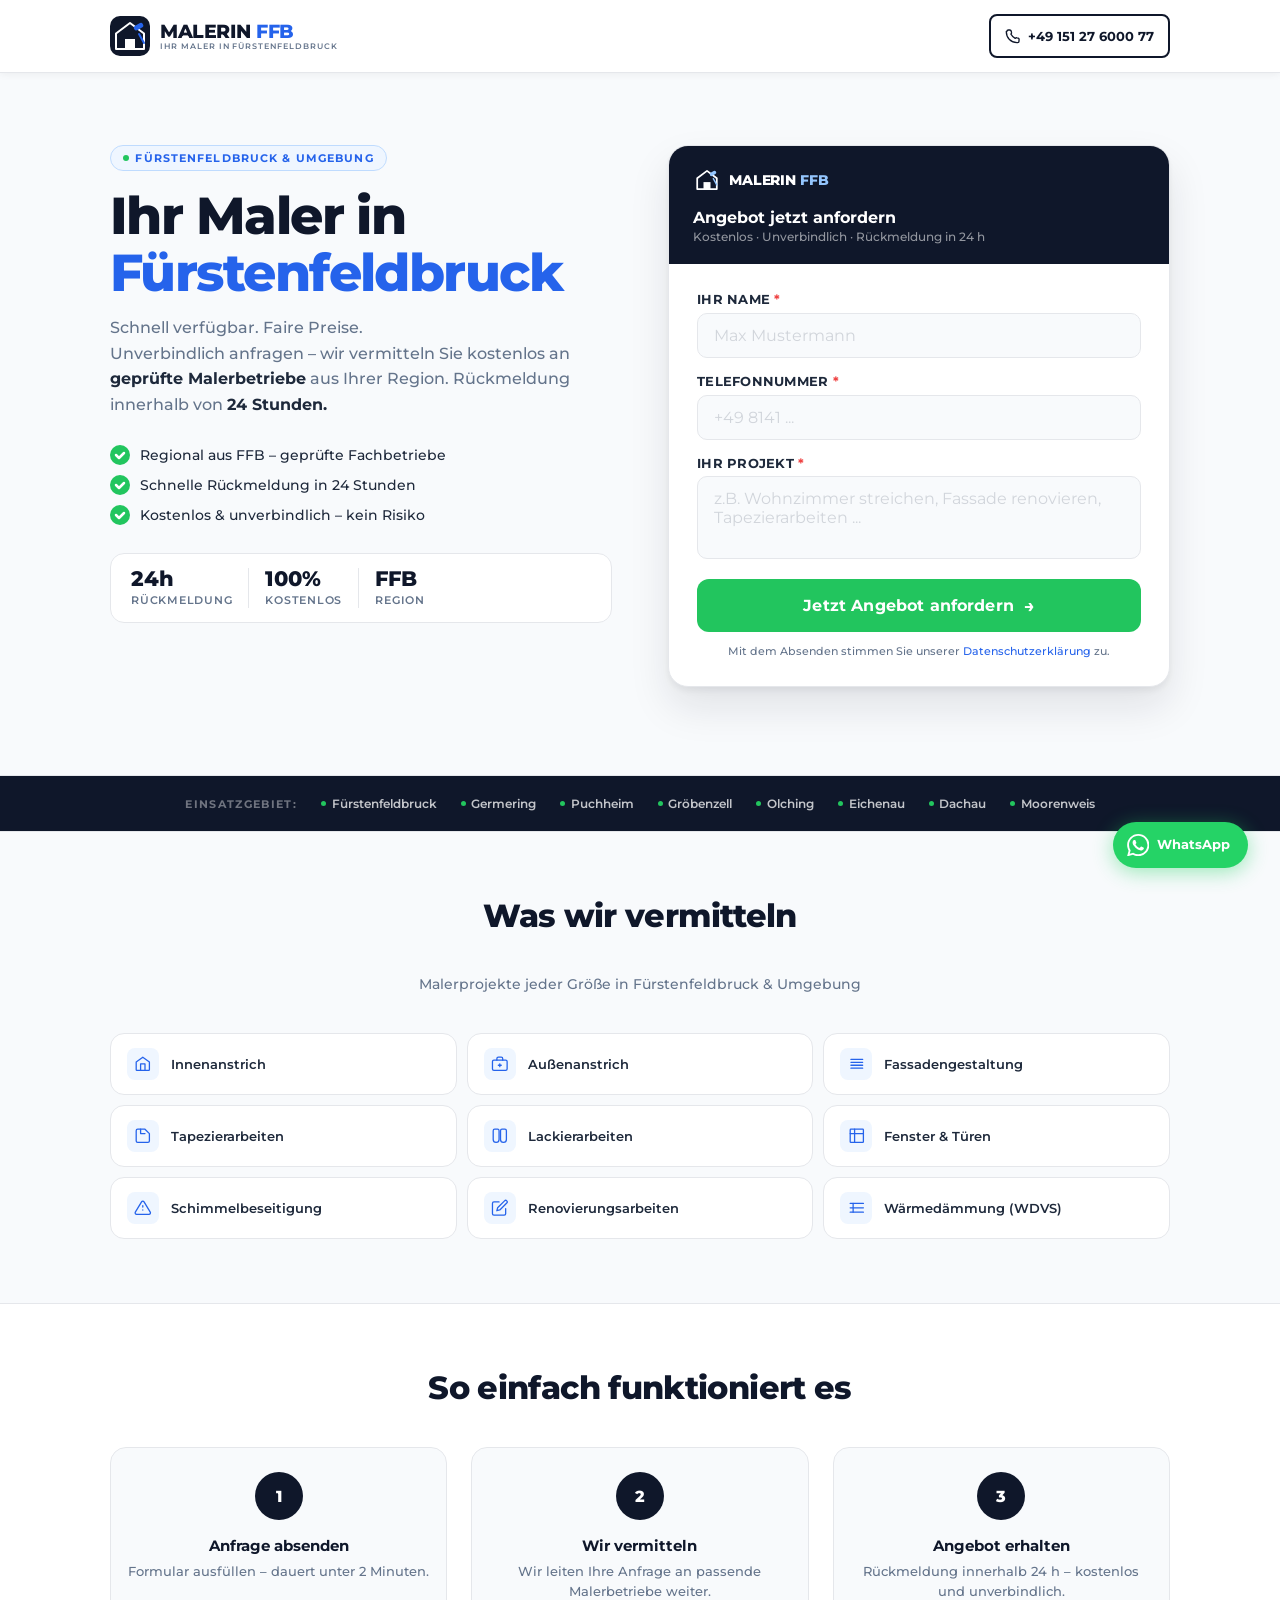
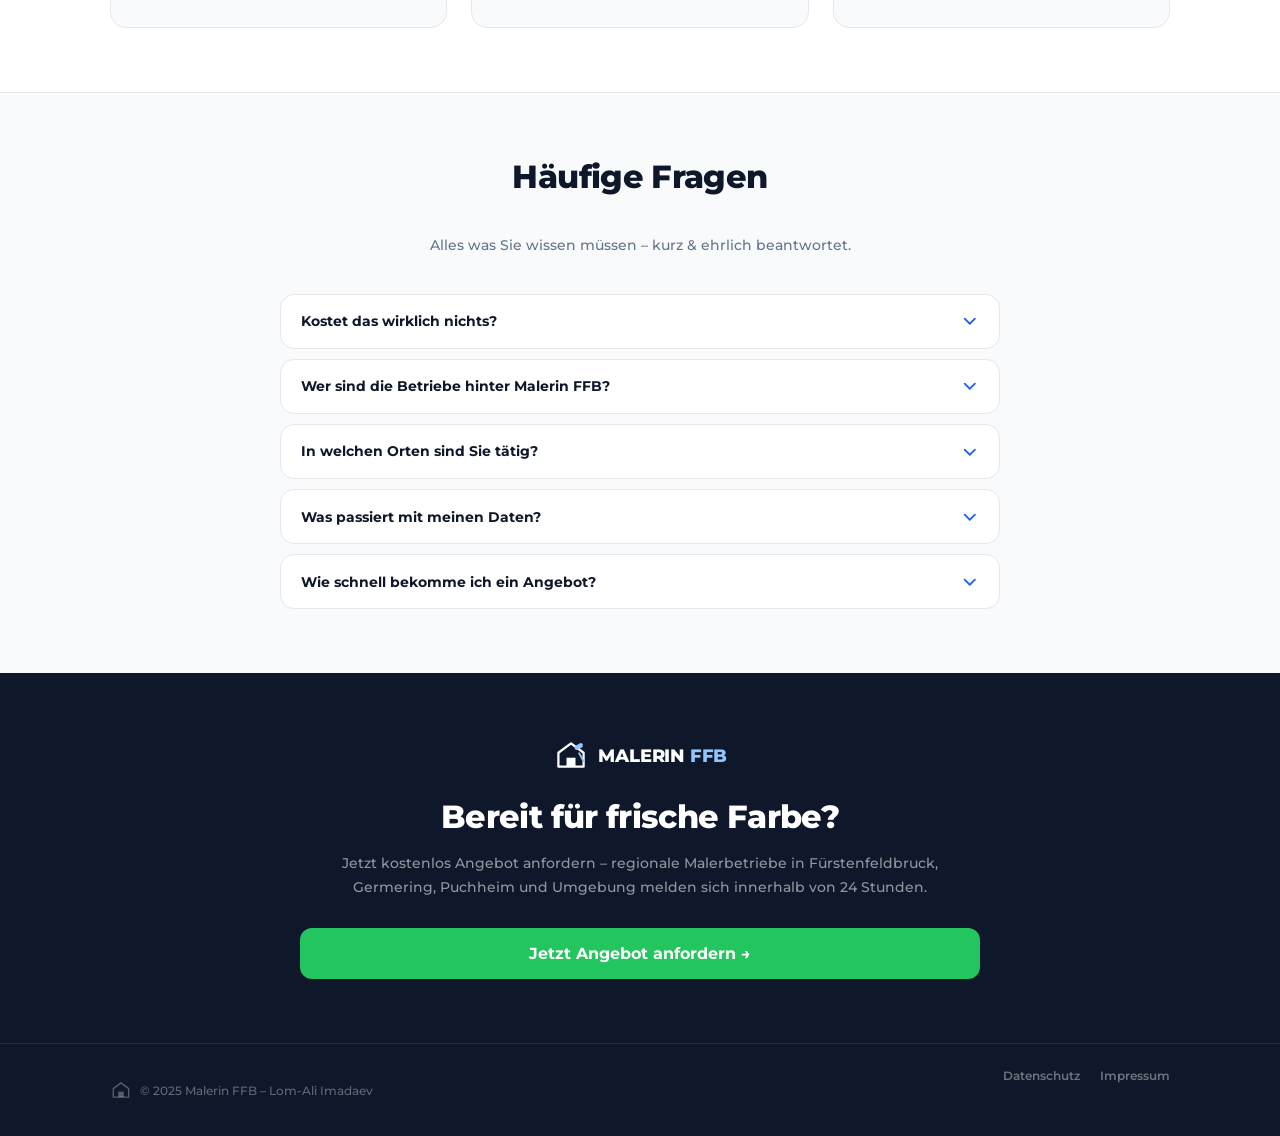
<file: index.html>
<!doctype html>
<html lang="de">

<head>
  <meta charset="UTF-8" />
  <meta name="viewport" content="width=device-width, initial-scale=1.0, maximum-scale=1.0" />
  <title>Malerin FFB – Ihr Maler in Fürstenfeldbruck | Kostenlos anfragen</title>
  <meta name="description"
    content="Malerin FFB: Kostenlos & unverbindlich Angebote von regionalen Malerbetrieben in Fürstenfeldbruck, Germering, Puchheim, Gröbenzell und Olching erhalten. Rückmeldung in 24 Stunden." />
  <meta name="robots" content="index, follow" />

  <!-- Structured Data: LocalBusiness -->
  <script type="application/ld+json">
  {
    "@context": "https://schema.org",
    "@type": "LocalBusiness",
    "name": "Malerin FFB",
    "description": "Kostenlose Vermittlung von geprüften Malerbetrieben in Fürstenfeldbruck und Umgebung",
    "telephone": "+4915127600077",
    "areaServed": ["Fürstenfeldbruck","Germering","Puchheim","Gröbenzell","Olching","Dachau","Eichenau","Moorenweis"],
    "url": "https://malerinffb.de"
  }
  </script>

  <script defer src="https://www.impulseto.work/api/pixel.js" data-website-id="d633b34e-819e-4146-a7d3-d2f8df339c6d"
    data-domain="https://malerinffb.de/" data-cookieless="true" data-allow-localhost="true"></script>

  <!-- Favicon -->
  <link rel="icon" type="image/svg+xml"
    href="data:image/svg+xml,%3Csvg xmlns='http://www.w3.org/2000/svg' viewBox='0 0 64 64'%3E%3Crect width='64' height='64' rx='12' fill='%230F172A'/%3E%3Cpolygon points='32,8 56,28 56,56 8,56 8,28' fill='none' stroke='white' stroke-width='3.5' stroke-linejoin='round'/%3E%3Crect x='24' y='38' width='16' height='18' fill='white'/%3E%3Cellipse cx='44' cy='26' rx='10' ry='5' fill='%232563EB' transform='rotate(-35,44,26)'/%3E%3Crect x='38' y='30' width='4' height='14' rx='2' fill='%230F172A' transform='rotate(-35,40,37)'/%3E%3C/svg%3E" />
  <link rel="apple-touch-icon"
    href="data:image/svg+xml,%3Csvg xmlns='http://www.w3.org/2000/svg' viewBox='0 0 180 180'%3E%3Crect width='180' height='180' rx='40' fill='%230F172A'/%3E%3Cpolygon points='90,20 158,72 158,158 22,158 22,72' fill='none' stroke='white' stroke-width='8' stroke-linejoin='round'/%3E%3Crect x='68' y='108' width='44' height='50' fill='white'/%3E%3Cellipse cx='128' cy='70' rx='28' ry='13' fill='%232563EB' transform='rotate(-35,128,70)'/%3E%3Crect x='110' y='82' width='11' height='38' rx='5' fill='%230F172A' transform='rotate(-35,115,101)'/%3E%3C/svg%3E" />
  <meta name="theme-color" content="#0F172A" />

  <link rel="preconnect" href="https://fonts.googleapis.com" />
  <link rel="preconnect" href="https://fonts.gstatic.com" crossorigin />
  <link href="https://fonts.googleapis.com/css2?family=Montserrat:wght@400;500;600;700;800&display=swap"
    rel="stylesheet" />
  <link rel="stylesheet" href="styles.css" />
</head>

<body>

  <!-- ════════════════════════════════════════════
   HEADER
════════════════════════════════════════════ -->
  <header class="hdr">
    <div class="wrap">
      <div class="hdr-inner">
        <a href="#" class="logo-mark" aria-label="Malerin FFB Startseite">
          <svg width="40" height="40" viewBox="0 0 40 40" fill="none" xmlns="http://www.w3.org/2000/svg"
            aria-hidden="true">
            <rect width="40" height="40" rx="10" fill="#0F172A" />
            <path d="M20 7L34 17.5V33H6V17.5L20 7Z" fill="none" stroke="white" stroke-width="2"
              stroke-linejoin="round" />
            <rect x="15" y="23" width="10" height="10" fill="white" />
            <rect x="23" y="11" width="10" height="5" rx="2.5" fill="#2563EB" transform="rotate(-30 23 11)" />
            <line x1="29" y1="18" x2="34" y2="27" stroke="#2563EB" stroke-width="2" stroke-linecap="round" />
          </svg>
          <div class="logo-wordmark">
            <span class="logo-name"><span class="logo-name-light">MALERIN </span><span
                class="logo-name-blue">FFB</span></span>
            <span class="logo-tagline">Ihr Maler in Fürstenfeldbruck</span>
          </div>
        </a>
        <a href="tel:+4915127600077" class="tel-link">
          <svg class="ic ic-sm" viewBox="0 0 24 24" aria-hidden="true">
            <path stroke-linecap="round" stroke-linejoin="round"
              d="M3 5a2 2 0 012-2h2.28a2 2 0 011.94 1.515l.516 2.063a2 2 0 01-.45 1.958l-.527.527a16.054 16.054 0 006.586 6.586l.527-.527a2 2 0 011.958-.45l2.063.516A2 2 0 0121 17.72V20a2 2 0 01-2 2h-1C9.163 22 2 14.837 2 6V5z" />
          </svg>
          <span class="tel-full">+49 151 27 6000 77</span>
          <span class="tel-short">Anrufen</span>
        </a>
      </div>
    </div>
  </header>

  <main>

    <!-- ════════════════════════════════════════════
   HERO + FORM
════════════════════════════════════════════ -->
    <section class="hero">
      <div class="wrap">
        <div class="hero-grid">

          <!-- Copy -->
          <div class="fu">
            <div class="pill">
              <span class="pill-dot" aria-hidden="true"></span>
              Fürstenfeldbruck &amp; Umgebung
            </div>

            <h1 class="hero-h1">
              Ihr Maler in<br />
              <span>Fürstenfeldbruck</span>
            </h1>

            <p class="hero-sub">
              Schnell verfügbar. Faire Preise.<br />
              Unverbindlich anfragen – wir vermitteln Sie kostenlos an
              <strong>geprüfte Malerbetriebe</strong> aus Ihrer Region.
              Rückmeldung innerhalb von <strong>24 Stunden.</strong>
            </p>

            <ul class="trust-list" aria-label="Vertrauenspunkte">
              <li class="trust-item">
                <span class="trust-dot"><svg viewBox="0 0 12 12" aria-hidden="true">
                    <path stroke-linecap="round" stroke-linejoin="round" d="M2 6l3 3 5-5" />
                  </svg></span>
                Regional aus FFB – geprüfte Fachbetriebe
              </li>
              <li class="trust-item">
                <span class="trust-dot"><svg viewBox="0 0 12 12" aria-hidden="true">
                    <path stroke-linecap="round" stroke-linejoin="round" d="M2 6l3 3 5-5" />
                  </svg></span>
                Schnelle Rückmeldung in 24 Stunden
              </li>
              <li class="trust-item">
                <span class="trust-dot"><svg viewBox="0 0 12 12" aria-hidden="true">
                    <path stroke-linecap="round" stroke-linejoin="round" d="M2 6l3 3 5-5" />
                  </svg></span>
                Kostenlos &amp; unverbindlich – kein Risiko
              </li>
            </ul>

            <!-- Social Proof Bar -->
            <div class="proof-bar">
              <div class="proof-stat">
                <span class="proof-num">24h</span>
                <span class="proof-label">Rückmeldung</span>
              </div>
              <div class="proof-divider"></div>
              <div class="proof-stat">
                <span class="proof-num">100%</span>
                <span class="proof-label">Kostenlos</span>
              </div>
              <div class="proof-divider"></div>
              <div class="proof-stat">
                <span class="proof-num">FFB</span>
                <span class="proof-label">Region</span>
              </div>
            </div>
          </div>

          <!-- Form card -->
          <div class="fu2" id="form-anchor">
            <div class="card">
              <div class="card-header">
                <div style="display:flex;align-items:center;gap:0.5rem;margin-bottom:0.875rem;">
                  <svg width="28" height="28" viewBox="0 0 40 40" fill="none" xmlns="http://www.w3.org/2000/svg"
                    aria-hidden="true">
                    <path d="M20 7L34 17.5V33H6V17.5L20 7Z" fill="none" stroke="white" stroke-width="2.5"
                      stroke-linejoin="round" />
                    <rect x="15" y="23" width="10" height="10" fill="white" />
                    <rect x="23" y="11" width="10" height="5" rx="2.5" fill="#93C5FD" transform="rotate(-30 23 11)" />
                    <line x1="29" y1="18" x2="34" y2="27" stroke="#93C5FD" stroke-width="2" stroke-linecap="round" />
                  </svg>
                  <span style="font-size:0.85rem;font-weight:800;color:white;letter-spacing:-0.01em;">MALERIN <span
                      style="color:#93c5fd">FFB</span></span>
                </div>
                <p class="card-header-title">Angebot jetzt anfordern</p>
                <p class="card-header-sub">Kostenlos · Unverbindlich · Rückmeldung in 24 h</p>
              </div>
              <div class="card-body">
                <!-- Success -->
                <div id="ok" role="alert">
                  <div class="ok-icon">
                    <svg viewBox="0 0 24 24" aria-hidden="true">
                      <path stroke-linecap="round" stroke-linejoin="round" d="M5 13l4 4L19 7" />
                    </svg>
                  </div>
                  <p class="ok-title">Vielen Dank!</p>
                  <p class="ok-body">Ihre Anfrage ist eingegangen. Wir melden uns <strong>innerhalb von 24
                      Stunden</strong> bei Ihnen.</p>
                </div>
                <!-- Form -->
                <form id="lf" action="https://formspree.io/f/xojpzlwp" method="POST" novalidate>
                  <div class="field">
                    <label for="name">Ihr Name <span class="req">*</span></label>
                    <input type="text" id="name" name="name" required placeholder="Max Mustermann"
                      autocomplete="name" />
                    <p class="ferr" id="e-name">Bitte geben Sie Ihren Namen ein.</p>
                  </div>
                  <div class="field">
                    <label for="phone">Telefonnummer <span class="req">*</span></label>
                    <input type="tel" id="phone" name="telefon" required placeholder="+49 8141 ..."
                      autocomplete="tel" />
                    <p class="ferr" id="e-phone">Bitte geben Sie Ihre Telefonnummer ein.</p>
                  </div>
                  <div class="field">
                    <label for="proj">Ihr Projekt <span class="req">*</span></label>
                    <textarea id="proj" name="projekt" required rows="3"
                      placeholder="z.B. Wohnzimmer streichen, Fassade renovieren, Tapezierarbeiten ..."></textarea>
                    <p class="ferr" id="e-proj">Bitte beschreiben Sie Ihr Projekt kurz.</p>
                  </div>
                  <input type="text" name="_gotcha" style="display:none" tabindex="-1" autocomplete="off" />
                  <input type="hidden" name="_subject" value="Neue Anfrage – Malerin FFB" />
                  <button type="submit" id="sbmt" class="btn-green">
                    <span>Jetzt Angebot anfordern</span>
                    <span class="arrow" aria-hidden="true">→</span>
                  </button>
                  <p class="legal">Mit dem Absenden stimmen Sie unserer <a
                      href="impressum-maler.html#datenschutz">Datenschutzerklärung</a> zu.</p>
                </form>
              </div>
            </div>
          </div>

        </div>
      </div>
    </section>

    <!-- ════════════════════════════════════════════
   STÄDTE-STRIP
════════════════════════════════════════════ -->
    <div class="cities" aria-label="Einsatzgebiete">
      <div class="wrap">
        <div class="cities-inner">
          <span class="cities-label">Einsatzgebiet:</span>
          <span class="city-chip"><span class="city-dot"></span>Fürstenfeldbruck</span>
          <span class="city-chip"><span class="city-dot"></span>Germering</span>
          <span class="city-chip"><span class="city-dot"></span>Puchheim</span>
          <span class="city-chip"><span class="city-dot"></span>Gröbenzell</span>
          <span class="city-chip"><span class="city-dot"></span>Olching</span>
          <span class="city-chip"><span class="city-dot"></span>Eichenau</span>
          <span class="city-chip"><span class="city-dot"></span>Dachau</span>
          <span class="city-chip"><span class="city-dot"></span>Moorenweis</span>
        </div>
      </div>
    </div>

    <!-- ════════════════════════════════════════════
   SERVICES
════════════════════════════════════════════ -->
    <section class="svcs">
      <div class="wrap">
        <h2 class="sec-h">Was wir vermitteln</h2>
        <p class="sec-sub">Malerprojekte jeder Größe in Fürstenfeldbruck &amp; Umgebung</p>
        <div class="svc-grid">

          <div class="svc-tile">
            <span class="svc-icon">
              <svg viewBox="0 0 24 24">
                <path stroke-linecap="round" stroke-linejoin="round"
                  d="M3 9.5L12 3l9 6.5V20a1 1 0 01-1 1H4a1 1 0 01-1-1V9.5z" />
                <path stroke-linecap="round" stroke-linejoin="round" d="M9 21V12h6v9" />
              </svg>
            </span><span>Innenanstrich</span>
          </div>

          <div class="svc-tile">
            <span class="svc-icon">
              <svg viewBox="0 0 24 24">
                <rect x="2" y="7" width="20" height="14" rx="2" stroke-linecap="round" stroke-linejoin="round" />
                <path stroke-linecap="round" stroke-linejoin="round" d="M16 7V5a2 2 0 00-2-2h-4a2 2 0 00-2 2v2" />
                <line x1="12" y1="12" x2="12" y2="16" stroke-linecap="round" />
                <line x1="10" y1="14" x2="14" y2="14" stroke-linecap="round" />
              </svg>
            </span><span>Außenanstrich</span>
          </div>

          <div class="svc-tile">
            <span class="svc-icon">
              <svg viewBox="0 0 24 24">
                <path stroke-linecap="round" stroke-linejoin="round" d="M4 6h16M4 10h16M4 14h16M4 18h16" />
              </svg>
            </span><span>Fassadengestaltung</span>
          </div>

          <div class="svc-tile">
            <span class="svc-icon">
              <svg viewBox="0 0 24 24">
                <path stroke-linecap="round" stroke-linejoin="round"
                  d="M9 3H5a2 2 0 00-2 2v14a2 2 0 002 2h14a2 2 0 002-2V9l-6-6z" />
                <path stroke-linecap="round" stroke-linejoin="round" d="M9 3v6h6" />
              </svg>
            </span><span>Tapezierarbeiten</span>
          </div>

          <div class="svc-tile">
            <span class="svc-icon">
              <svg viewBox="0 0 24 24">
                <path stroke-linecap="round" stroke-linejoin="round"
                  d="M7 21a4 4 0 01-4-4V5a2 2 0 012-2h4a2 2 0 012 2v12a4 4 0 01-4 4z" />
                <path stroke-linecap="round" stroke-linejoin="round"
                  d="M21 17a4 4 0 01-8 0V5a2 2 0 012-2h4a2 2 0 012 2v12z" />
              </svg>
            </span><span>Lackierarbeiten</span>
          </div>

          <div class="svc-tile">
            <span class="svc-icon">
              <svg viewBox="0 0 24 24">
                <rect x="3" y="3" width="18" height="18" rx="1" stroke-linecap="round" stroke-linejoin="round" />
                <path stroke-linecap="round" stroke-linejoin="round" d="M9 3v18M3 9h18" />
              </svg>
            </span><span>Fenster &amp; Türen</span>
          </div>

          <div class="svc-tile">
            <span class="svc-icon">
              <svg viewBox="0 0 24 24">
                <path stroke-linecap="round" stroke-linejoin="round"
                  d="M12 9v2m0 4h.01M10.29 3.86L1.82 18a2 2 0 001.71 3h16.94a2 2 0 001.71-3L13.71 3.86a2 2 0 00-3.42 0z" />
              </svg>
            </span><span>Schimmelbeseitigung</span>
          </div>

          <div class="svc-tile">
            <span class="svc-icon">
              <svg viewBox="0 0 24 24">
                <path stroke-linecap="round" stroke-linejoin="round"
                  d="M11 4H4a2 2 0 00-2 2v14a2 2 0 002 2h14a2 2 0 002-2v-7" />
                <path stroke-linecap="round" stroke-linejoin="round"
                  d="M18.5 2.5a2.121 2.121 0 013 3L12 15l-4 1 1-4 9.5-9.5z" />
              </svg>
            </span><span>Renovierungsarbeiten</span>
          </div>

          <div class="svc-tile">
            <span class="svc-icon">
              <svg viewBox="0 0 24 24">
                <path stroke-linecap="round" stroke-linejoin="round" d="M3 12h18M3 6h18M3 18h18" />
                <path stroke-linecap="round" stroke-linejoin="round" d="M7 6v12" />
              </svg>
            </span><span>Wärmedämmung (WDVS)</span>
          </div>

        </div>
      </div>
    </section>

    <!-- ════════════════════════════════════════════
   HOW IT WORKS
════════════════════════════════════════════ -->
    <section class="how">
      <div class="wrap">
        <h2 class="sec-h">So einfach funktioniert es</h2>
        <div class="steps">
          <div class="step fu">
            <div class="step-num">1</div>
            <h3 class="step-title">Anfrage absenden</h3>
            <p class="step-body">Formular ausfüllen – dauert unter 2 Minuten.</p>
          </div>
          <div class="step fu2">
            <div class="step-num">2</div>
            <h3 class="step-title">Wir vermitteln</h3>
            <p class="step-body">Wir leiten Ihre Anfrage an passende Malerbetriebe weiter.</p>
          </div>
          <div class="step fu3">
            <div class="step-num">3</div>
            <h3 class="step-title">Angebot erhalten</h3>
            <p class="step-body">Rückmeldung innerhalb 24 h – kostenlos und unverbindlich.</p>
          </div>
        </div>
      </div>
    </section>

    <!-- ════════════════════════════════════════════
   FAQ
════════════════════════════════════════════ -->
    <section class="faq">
      <div class="wrap">
        <h2 class="sec-h">Häufige Fragen</h2>
        <p class="sec-sub">Alles was Sie wissen müssen – kurz &amp; ehrlich beantwortet.</p>
        <div class="faq-list" role="list">

          <div class="faq-item" role="listitem">
            <button class="faq-q" aria-expanded="false">
              Kostet das wirklich nichts?
              <svg class="faq-chevron" viewBox="0 0 24 24">
                <path stroke-linecap="round" stroke-linejoin="round" d="M19 9l-7 7-7-7" />
              </svg>
            </button>
            <div class="faq-a">
              Ja, die Vermittlung ist für Sie als Auftraggeber komplett kostenlos und unverbindlich. Sie erhalten
              Angebote, vergleichen in Ruhe – und entscheiden selbst, ob Sie beauftragen.
            </div>
          </div>

          <div class="faq-item" role="listitem">
            <button class="faq-q" aria-expanded="false">
              Wer sind die Betriebe hinter Malerin FFB?
              <svg class="faq-chevron" viewBox="0 0 24 24">
                <path stroke-linecap="round" stroke-linejoin="round" d="M19 9l-7 7-7-7" />
              </svg>
            </button>
            <div class="faq-a">
              Wir arbeiten ausschließlich mit lokalen, geprüften Malerbetrieben aus der Region Fürstenfeldbruck
              zusammen. Alle Partner sind eingetragene Fachbetriebe mit Erfahrung in Wohn- und Gewerbeprojekten.
            </div>
          </div>

          <div class="faq-item" role="listitem">
            <button class="faq-q" aria-expanded="false">
              In welchen Orten sind Sie tätig?
              <svg class="faq-chevron" viewBox="0 0 24 24">
                <path stroke-linecap="round" stroke-linejoin="round" d="M19 9l-7 7-7-7" />
              </svg>
            </button>
            <div class="faq-a">
              Wir vermitteln in Fürstenfeldbruck, Germering, Puchheim, Gröbenzell, Olching, Eichenau, Dachau und
              Moorenweis. Sie sind unsicher ob Ihre Adresse dabei ist? Einfach kurz anrufen oder das Formular ausfüllen
              – wir melden uns.
            </div>
          </div>

          <div class="faq-item" role="listitem">
            <button class="faq-q" aria-expanded="false">
              Was passiert mit meinen Daten?
              <svg class="faq-chevron" viewBox="0 0 24 24">
                <path stroke-linecap="round" stroke-linejoin="round" d="M19 9l-7 7-7-7" />
              </svg>
            </button>
            <div class="faq-a">
              Ihre Daten werden ausschließlich zur Vermittlung verwendet und nicht an Dritte außerhalb unseres
              Partnernetzwerks weitergegeben. Details entnehmen Sie unserer <a href="impressum-maler.html#datenschutz"
                style="color:var(--blue)">Datenschutzerklärung</a>.
            </div>
          </div>

          <div class="faq-item" role="listitem">
            <button class="faq-q" aria-expanded="false">
              Wie schnell bekomme ich ein Angebot?
              <svg class="faq-chevron" viewBox="0 0 24 24">
                <path stroke-linecap="round" stroke-linejoin="round" d="M19 9l-7 7-7-7" />
              </svg>
            </button>
            <div class="faq-a">
              In der Regel melden wir uns innerhalb von 24 Stunden bei Ihnen telefonisch zurück. Bei dringendem Bedarf
              können Sie uns auch direkt per WhatsApp oder Telefon kontaktieren.
            </div>
          </div>

        </div>
      </div>
    </section>

    <!-- ════════════════════════════════════════════
   CTA BANNER
════════════════════════════════════════════ -->
    <section class="banner">
      <div class="wrap-sm">
        <div class="banner-inner">
          <div style="display:flex;align-items:center;justify-content:center;gap:0.6rem;margin-bottom:1.5rem;">
            <svg width="36" height="36" viewBox="0 0 40 40" fill="none" xmlns="http://www.w3.org/2000/svg"
              aria-hidden="true">
              <path d="M20 7L34 17.5V33H6V17.5L20 7Z" fill="none" stroke="white" stroke-width="2.5"
                stroke-linejoin="round" />
              <rect x="15" y="23" width="10" height="10" fill="white" />
              <rect x="23" y="11" width="10" height="5" rx="2.5" fill="#93C5FD" transform="rotate(-30 23 11)" />
              <line x1="29" y1="18" x2="34" y2="27" stroke="#93C5FD" stroke-width="2" stroke-linecap="round" />
            </svg>
            <span style="font-size:1.1rem;font-weight:800;color:white;letter-spacing:-0.01em;">MALERIN <span
                style="color:#93c5fd">FFB</span></span>
          </div>
          <h2>Bereit für frische Farbe?</h2>
          <p>Jetzt kostenlos Angebot anfordern – regionale Malerbetriebe in Fürstenfeldbruck, Germering, Puchheim und
            Umgebung melden sich innerhalb von 24 Stunden.</p>
          <a href="#form-anchor" class="btn-banner">Jetzt Angebot anfordern →</a>
        </div>
      </div>
    </section>

  </main>

  <!-- ════════════════════════════════════════════
   FOOTER
════════════════════════════════════════════ -->
  <footer class="ftr">
    <div class="wrap">
      <div class="ftr-inner">
        <div style="display:flex;align-items:center;gap:0.5rem;">
          <svg width="22" height="22" viewBox="0 0 40 40" fill="none" xmlns="http://www.w3.org/2000/svg"
            aria-hidden="true">
            <path d="M20 7L34 17.5V33H6V17.5L20 7Z" fill="none" stroke="rgba(255,255,255,0.3)" stroke-width="2.5"
              stroke-linejoin="round" />
            <rect x="15" y="23" width="10" height="10" fill="rgba(255,255,255,0.3)" />
          </svg>
          <span>&#169; 2025 Malerin FFB – Lom-Ali Imadaev</span>
        </div>
        <nav class="ftr-links" aria-label="Footer">
          <a href="impressum-maler.html#datenschutz">Datenschutz</a>
          <a href="impressum-maler.html#impressum">Impressum</a>
        </nav>
      </div>
    </div>
  </footer>

  <!-- Sticky Mobile CTA -->
  <div class="sticky" id="sticky-bar">
    <a href="#form-anchor" class="btn-blue">
      <svg class="ic" viewBox="0 0 24 24" aria-hidden="true">
        <path stroke-linecap="round" stroke-linejoin="round" d="M9 12l2 2 4-4m6 2a9 9 0 11-18 0 9 9 0 0118 0z" />
      </svg>
      Kostenloses Angebot anfordern
    </a>
  </div>

  <!-- WhatsApp FAB -->
  <a class="wa-fab"
    href="https://wa.me/4915127600077?text=Hallo%2C%20ich%20interessiere%20mich%20f%C3%BCr%20ein%20kostenloses%20Angebot%20f%C3%BCr%20Malerarbeiten%20in%20F%C3%BCrstenfeldbruck."
    target="_blank" rel="noopener noreferrer" aria-label="Auf WhatsApp schreiben">
    <svg viewBox="0 0 24 24" xmlns="http://www.w3.org/2000/svg" aria-hidden="true">
      <path
        d="M17.472 14.382c-.297-.149-1.758-.867-2.03-.967-.273-.099-.471-.148-.67.15-.197.297-.767.966-.94 1.164-.173.199-.347.223-.644.075-.297-.15-1.255-.463-2.39-1.475-.883-.788-1.48-1.761-1.653-2.059-.173-.297-.018-.458.13-.606.134-.133.298-.347.446-.52.149-.174.198-.298.298-.497.099-.198.05-.371-.025-.52-.075-.149-.669-1.612-.916-2.207-.242-.579-.487-.5-.669-.51-.173-.008-.371-.01-.57-.01-.198 0-.52.074-.792.372-.272.297-1.04 1.016-1.04 2.479 0 1.462 1.065 2.875 1.213 3.074.149.198 2.096 3.2 5.077 4.487.709.306 1.262.489 1.694.625.712.227 1.36.195 1.871.118.571-.085 1.758-.719 2.006-1.413.248-.694.248-1.289.173-1.413-.074-.124-.272-.198-.57-.347m-5.421 7.403h-.004a9.87 9.87 0 01-5.031-1.378l-.361-.214-3.741.982.998-3.648-.235-.374a9.86 9.86 0 01-1.51-5.26c.001-5.45 4.436-9.884 9.888-9.884 2.64 0 5.122 1.03 6.988 2.898a9.825 9.825 0 012.893 6.994c-.003 5.45-4.437 9.884-9.885 9.884m8.413-18.297A11.815 11.815 0 0012.05 0C5.495 0 .16 5.335.157 11.892c0 2.096.547 4.142 1.588 5.945L.057 24l6.305-1.654a11.882 11.882 0 005.683 1.448h.005c6.554 0 11.89-5.335 11.893-11.893a11.821 11.821 0 00-3.48-8.413z" />
    </svg>
    <span class="wa-fab-label">WhatsApp</span>
  </a>

  <script>
    (function () {
      // ─── Form ───────────────────────────────────────
      var form = document.getElementById("lf");
      var okEl = document.getElementById("ok");
      var btnEl = document.getElementById("sbmt");
      var stickyBar = document.getElementById("sticky-bar");

      function setErr(id, show) { document.getElementById(id).classList.toggle("show", show); }

      form.addEventListener("submit", async function (e) {
        e.preventDefault();
        var name = document.getElementById("name").value.trim();
        var phone = document.getElementById("phone").value.trim();
        var proj = document.getElementById("proj").value.trim();
        var valid = true;
        setErr("e-name", !name); if (!name) valid = false;
        setErr("e-phone", !phone); if (!phone) valid = false;
        setErr("e-proj", !proj); if (!proj) valid = false;
        if (!valid) return;

        btnEl.disabled = true;
        btnEl.innerHTML = '<svg class="ic spin" viewBox="0 0 24 24" fill="none" stroke="currentColor" stroke-width="2"><circle cx="12" cy="12" r="10" stroke-opacity=".3"/><path d="M4 12a8 8 0 018-8" stroke-linecap="round"/></svg> Wird gesendet...';

        try {
          var res = await fetch(form.action, { method: "POST", body: new FormData(form), headers: { Accept: "application/json" } });
          if (res.ok) {
            form.style.display = "none";
            okEl.classList.add("show");
            stickyBar.style.display = "none";
          } else { throw new Error(); }
        } catch (_) {
          btnEl.disabled = false;
          btnEl.innerHTML = 'Jetzt Angebot anfordern <span class="arrow">&#8594;</span>';
          alert("Fehler beim Senden. Bitte erneut versuchen oder anrufen.");
        }
      });

      // ─── Smooth scroll ──────────────────────────────
      document.querySelectorAll('a[href^="#"]').forEach(function (a) {
        a.addEventListener("click", function (e) {
          var target = document.querySelector(this.getAttribute("href"));
          if (!target) return;
          e.preventDefault();
          window.scrollTo({ top: target.getBoundingClientRect().top + window.scrollY - 64, behavior: "smooth" });
          var first = target.querySelector("input, textarea");
          if (first) setTimeout(function () { first.focus(); }, 480);
        });
      });

      // ─── FAQ accordion ──────────────────────────────
      document.querySelectorAll(".faq-q").forEach(function (btn) {
        btn.addEventListener("click", function () {
          var item = this.closest(".faq-item");
          var isOpen = item.classList.contains("open");
          // close all
          document.querySelectorAll(".faq-item.open").forEach(function (el) {
            el.classList.remove("open");
            el.querySelector(".faq-q").setAttribute("aria-expanded", "false");
          });
          // open clicked if it was closed
          if (!isOpen) {
            item.classList.add("open");
            this.setAttribute("aria-expanded", "true");
          }
        });
      });
    })();
  </script>

</body>

</html>
</file>
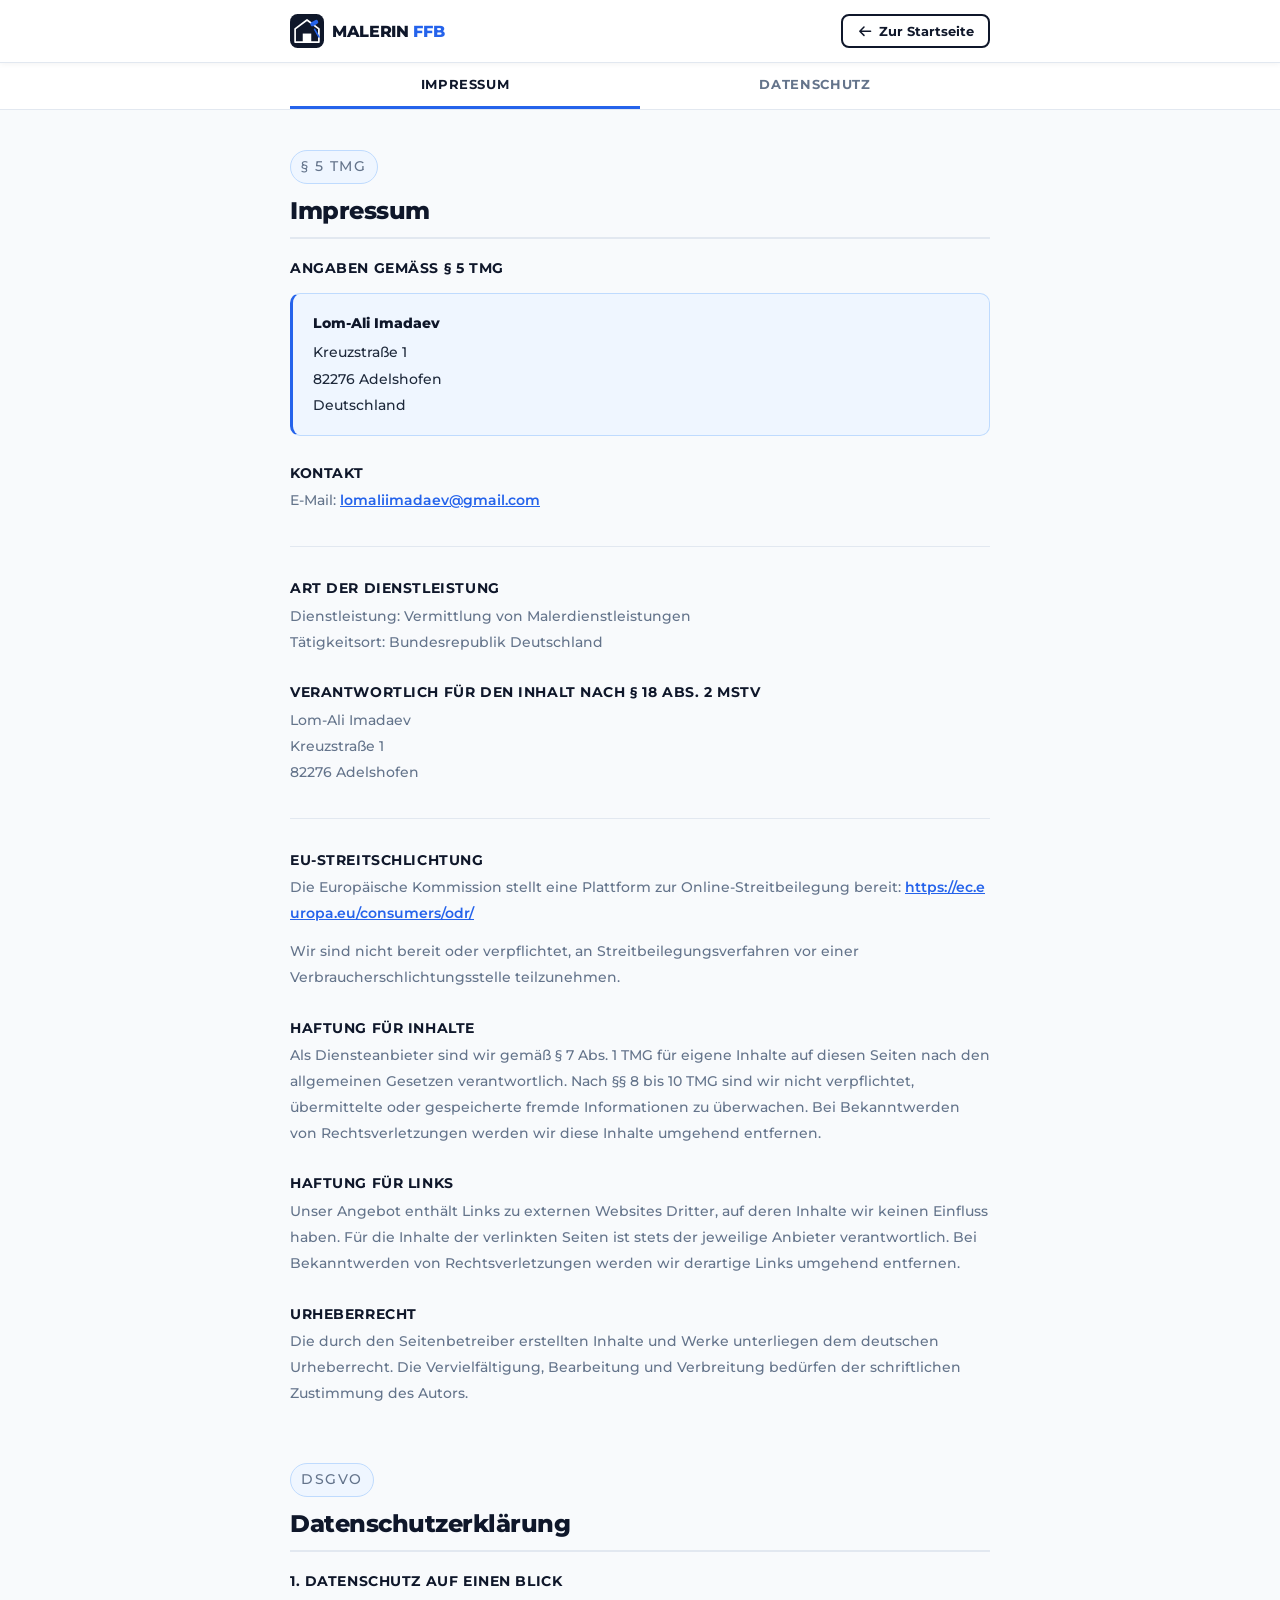
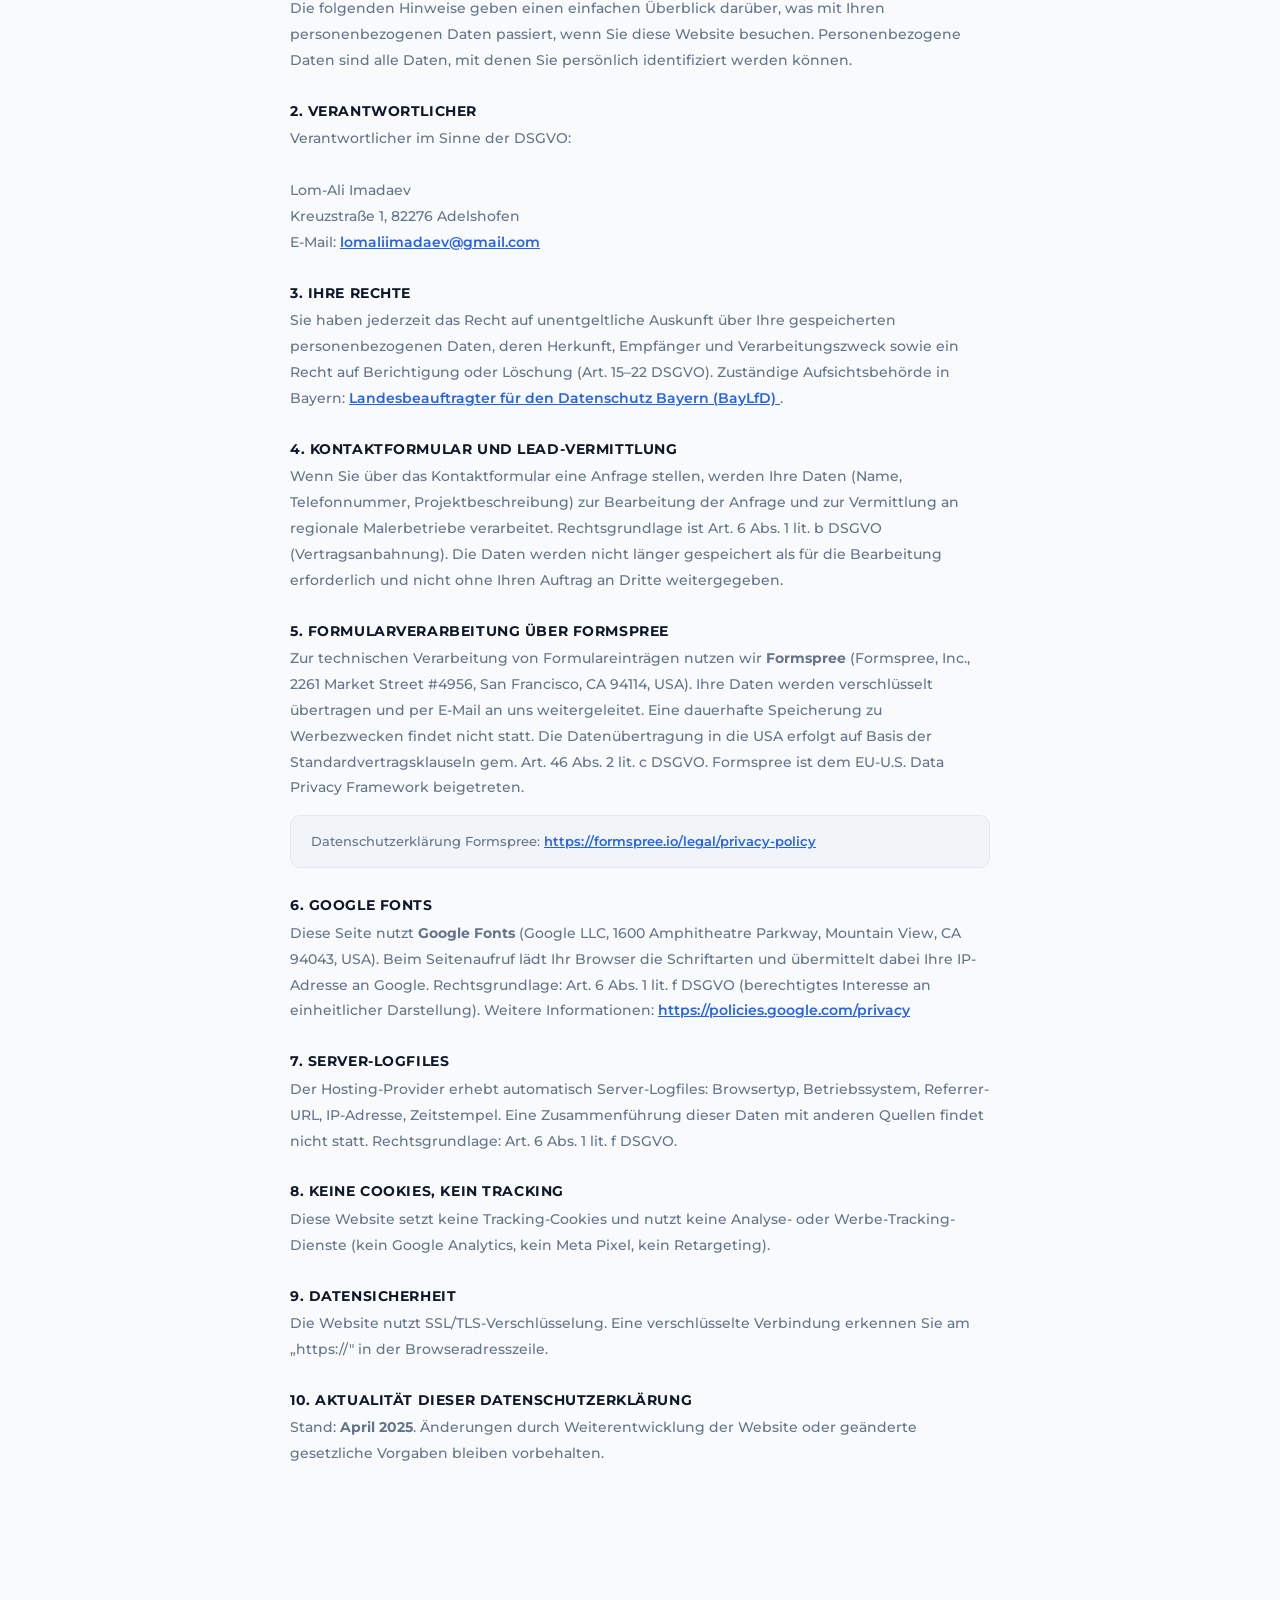
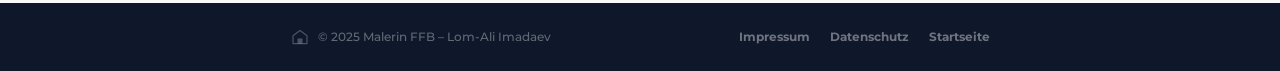
<file: impressum-maler.html>
<!doctype html>
<html lang="de">
  <head>
    <meta charset="UTF-8" />
    <meta
      name="viewport"
      content="width=device-width, initial-scale=1.0, maximum-scale=1.0"
    />
    <title>Impressum &amp; Datenschutz – Malerin FFB</title>
    <meta name="robots" content="noindex, follow" />
    <link
      rel="icon"
      type="image/svg+xml"
      href="data:image/svg+xml,%3Csvg xmlns='http://www.w3.org/2000/svg' viewBox='0 0 64 64'%3E%3Crect width='64' height='64' rx='12' fill='%230F172A'/%3E%3Cpolygon points='32,8 56,28 56,56 8,56 8,28' fill='none' stroke='white' stroke-width='3.5' stroke-linejoin='round'/%3E%3Crect x='24' y='38' width='16' height='18' fill='white'/%3E%3Cellipse cx='44' cy='26' rx='10' ry='5' fill='%232563EB' transform='rotate(-35,44,26)'/%3E%3Crect x='38' y='30' width='4' height='14' rx='2' fill='%230F172A' transform='rotate(-35,40,37)'/%3E%3C/svg%3E"
    />
    <meta name="theme-color" content="#0F172A" />
    <link rel="preconnect" href="https://fonts.googleapis.com" />
    <link rel="preconnect" href="https://fonts.gstatic.com" crossorigin />
    <link
      href="https://fonts.googleapis.com/css2?family=Montserrat:wght@400;500;600;700;800&display=swap"
      rel="stylesheet"
    />

    <style>
      /* ─── Reset ─────────────────────────────── */
      *,
      *::before,
      *::after {
        box-sizing: border-box;
        margin: 0;
        padding: 0;
      }
      html {
        scroll-behavior: smooth;
        -webkit-text-size-adjust: 100%;
      }

      :root {
        --navy: #0f172a;
        --blue: #2563eb;
        --blue-h: #1d4ed8;
        --green: #22c55e;
        --bg: #f8fafc;
        --bg2: #f1f5f9;
        --border: #e2e8f0;
        --text: #1e293b;
        --muted: #64748b;
        --white: #ffffff;
        --red: #ef4444;
      }

      body {
        font-family: "Montserrat", sans-serif;
        background: var(--bg);
        color: var(--text);
        -webkit-font-smoothing: antialiased;
        overflow-x: hidden;
      }

      a,
      button {
        touch-action: manipulation;
      }

      /* ─── Layout ──────────────────────────────── */
      .wrap {
        width: 100%;
        max-width: 740px;
        margin-inline: auto;
        padding-inline: 1.25rem;
      }

      /* ─── HEADER ──────────────────────────────── */
      .hdr {
        position: sticky;
        top: 0;
        z-index: 30;
        background: rgba(255, 255, 255, 0.95);
        backdrop-filter: blur(12px);
        border-bottom: 1px solid var(--border);
        box-shadow: 0 1px 6px rgba(0, 0, 0, 0.05);
      }
      .hdr-inner {
        display: flex;
        align-items: center;
        justify-content: space-between;
        padding-block: 0.875rem;
        gap: 1rem;
      }

      /* Logo */
      .logo {
        display: flex;
        align-items: center;
        gap: 0.5rem;
        text-decoration: none;
        min-width: 0;
      }
      .logo svg {
        flex-shrink: 0;
      }
      .logo-text {
        font-size: 1rem;
        font-weight: 800;
        letter-spacing: -0.02em;
        color: var(--navy);
        white-space: nowrap;
      }
      .logo-text span {
        color: var(--blue);
      }

      /* Back button */
      .back-btn {
        display: inline-flex;
        align-items: center;
        gap: 0.4rem;
        font-size: 0.8rem;
        font-weight: 700;
        color: var(--navy);
        text-decoration: none;
        padding: 0.45rem 0.9rem;
        border-radius: 0.5rem;
        border: 2px solid var(--navy);
        white-space: nowrap;
        flex-shrink: 0;
        transition:
          background 0.15s,
          color 0.15s;
      }
      .back-btn svg {
        width: 0.9rem;
        height: 0.9rem;
        stroke: currentColor;
        fill: none;
        stroke-width: 2.5;
        flex-shrink: 0;
      }
      .back-btn:active {
        background: var(--navy);
        color: var(--white);
      }
      .back-txt-short {
        display: inline;
      }
      .back-txt-full {
        display: none;
      }
      @media (min-width: 460px) {
        .back-txt-short {
          display: none;
        }
        .back-txt-full {
          display: inline;
        }
      }

      /* ─── PAGE NAV (tab bar) ──────────────────── */
      .page-nav {
        background: var(--white);
        border-bottom: 1px solid var(--border);
        position: relative;
        z-index: 1;
      }
      .page-nav-inner {
        display: flex;
      }
      .page-nav a {
        flex: 1;
        text-align: center;
        padding: 0.875rem 1rem;
        font-size: 0.8rem;
        font-weight: 700;
        color: var(--muted);
        text-decoration: none;
        border-bottom: 3px solid transparent;
        transition:
          color 0.15s,
          border-color 0.15s;
        text-transform: uppercase;
        letter-spacing: 0.05em;
      }
      .page-nav a:active {
        color: var(--blue);
      }
      .page-nav a.active {
        color: var(--navy);
        border-bottom-color: var(--blue);
      }

      /* ─── CONTENT ─────────────────────────────── */
      .content {
        position: relative;
        z-index: 1;
        padding-block: 2.5rem 5rem;
      }
      .legal-section {
        margin-bottom: 3.5rem;
        scroll-margin-top: 7rem;
      }

      /* Section heading */
      .section-badge {
        display: inline-block;
        background: #eff6ff;
        color: var(--blue);
        font-size: 0.65rem;
        font-weight: 800;
        text-transform: uppercase;
        letter-spacing: 0.1em;
        padding: 0.2rem 0.65rem;
        border-radius: 999px;
        border: 1px solid #bfdbfe;
        margin-bottom: 0.75rem;
      }
      .section-title {
        font-size: 1.5rem;
        font-weight: 800;
        color: var(--navy);
        letter-spacing: -0.02em;
        margin-bottom: 0.5rem;
        padding-bottom: 0.75rem;
        border-bottom: 2px solid var(--border);
      }

      /* Sub-headings */
      .legal-section h3 {
        font-size: 0.9rem;
        font-weight: 700;
        color: var(--navy);
        margin-top: 1.75rem;
        margin-bottom: 0.4rem;
        text-transform: uppercase;
        letter-spacing: 0.04em;
      }
      .legal-section h3:first-of-type {
        margin-top: 1.25rem;
      }

      /* Body text */
      .legal-section p {
        font-size: 0.875rem;
        line-height: 1.85;
        color: var(--muted);
        margin-bottom: 0.75rem;
        font-weight: 500;
      }
      .legal-section p:last-child {
        margin-bottom: 0;
      }
      .legal-section a {
        color: var(--blue);
        text-decoration: underline;
        word-break: break-all;
        font-weight: 600;
      }
      .legal-section a:active {
        color: var(--blue-h);
      }

      /* Address box */
      .address-block {
        background: #eff6ff;
        border: 1px solid #bfdbfe;
        border-left: 3px solid var(--blue);
        border-radius: 0.625rem;
        padding: 1rem 1.25rem;
        font-size: 0.875rem;
        line-height: 1.9;
        color: var(--text);
        font-weight: 500;
        margin-top: 1rem;
        margin-bottom: 1.25rem;
      }
      .address-block strong {
        color: var(--navy);
        font-weight: 800;
        display: block;
        margin-bottom: 0.15rem;
      }

      /* Info box */
      .info-box {
        background: var(--bg2);
        border: 1px solid var(--border);
        border-radius: 0.625rem;
        padding: 0.875rem 1.25rem;
        font-size: 0.825rem;
        line-height: 1.75;
        color: var(--muted);
        font-weight: 500;
        margin-block: 0.875rem;
      }

      /* Divider */
      .divider {
        border: none;
        border-top: 1px solid var(--border);
        margin-block: 2rem;
      }

      /* ─── FOOTER ──────────────────────────────── */
      .ftr {
        background: var(--navy);
        padding-block: 1.5rem;
        position: relative;
        z-index: 1;
      }
      .ftr-inner {
        display: flex;
        flex-direction: column;
        align-items: center;
        gap: 0.5rem;
        font-size: 0.72rem;
        color: rgba(255, 255, 255, 0.35);
        font-weight: 500;
      }
      @media (min-width: 540px) {
        .ftr-inner {
          flex-direction: row;
          justify-content: space-between;
        }
      }
      .ftr-links {
        display: flex;
        gap: 1.25rem;
      }
      .ftr-links a {
        color: rgba(255, 255, 255, 0.4);
        text-decoration: none;
        font-weight: 700;
      }
      .ftr-links a:active {
        color: rgba(255, 255, 255, 0.8);
      }

      /* ─── BACK TO TOP ─────────────────────────── */
      .to-top {
        position: fixed;
        bottom: 1.5rem;
        right: 1.25rem;
        z-index: 40;
        width: 2.75rem;
        height: 2.75rem;
        border-radius: 50%;
        background: var(--blue);
        color: var(--white);
        border: none;
        cursor: pointer;
        display: flex;
        align-items: center;
        justify-content: center;
        box-shadow: 0 4px 16px rgba(37, 99, 235, 0.4);
        opacity: 0;
        pointer-events: none;
        transition:
          opacity 0.2s,
          transform 0.15s;
      }
      .to-top.show {
        opacity: 1;
        pointer-events: auto;
      }
      .to-top:active {
        transform: scale(0.92);
      }
      .to-top svg {
        width: 1.1rem;
        height: 1.1rem;
        stroke: currentColor;
        fill: none;
        stroke-width: 2.5;
      }
    </style>
  </head>

  <body>
    <!-- HEADER -->
    <header class="hdr">
      <div class="wrap">
        <div class="hdr-inner">
          <a href="index.html" class="logo" aria-label="Zur Startseite">
            <svg
              width="34"
              height="34"
              viewBox="0 0 40 40"
              fill="none"
              xmlns="http://www.w3.org/2000/svg"
              aria-hidden="true"
            >
              <rect width="40" height="40" rx="9" fill="#0F172A" />
              <path
                d="M20 7L34 17.5V33H6V17.5L20 7Z"
                fill="none"
                stroke="white"
                stroke-width="2"
                stroke-linejoin="round"
              />
              <rect x="15" y="23" width="10" height="10" fill="white" />
              <rect
                x="23"
                y="11"
                width="10"
                height="5"
                rx="2.5"
                fill="#2563EB"
                transform="rotate(-30 23 11)"
              />
              <line
                x1="29"
                y1="18"
                x2="34"
                y2="27"
                stroke="#2563EB"
                stroke-width="2"
                stroke-linecap="round"
              />
            </svg>
            <span class="logo-text">MALERIN <span>FFB</span></span>
          </a>

          <a href="index.html" class="back-btn">
            <svg viewBox="0 0 24 24" aria-hidden="true">
              <path
                stroke-linecap="round"
                stroke-linejoin="round"
                d="M10 19l-7-7m0 0l7-7m-7 7h18"
              />
            </svg>
            <span class="back-txt-short">Zurück</span>
            <span class="back-txt-full">Zur Startseite</span>
          </a>
        </div>
      </div>
    </header>

    <!-- TAB NAVIGATION -->
    <nav class="page-nav" aria-label="Seitennavigation">
      <div class="wrap">
        <div class="page-nav-inner">
          <a href="#impressum" id="tab-impressum">Impressum</a>
          <a href="#datenschutz" id="tab-datenschutz">Datenschutz</a>
        </div>
      </div>
    </nav>

    <main>
      <div class="content">
        <div class="wrap">
          <!-- ══════════════════════════════════════
             IMPRESSUM
        ══════════════════════════════════════ -->
          <section class="legal-section" id="impressum" aria-labelledby="imp-h">
            <p class="section-badge">§ 5 TMG</p>
            <h1 class="section-title" id="imp-h">Impressum</h1>

            <h3>Angaben gemäß § 5 TMG</h3>
            <div class="address-block">
              <strong>Lom-Ali Imadaev</strong>
              Kreuzstraße 1<br />
              82276 Adelshofen<br />
              Deutschland
            </div>

            <h3>Kontakt</h3>
            <p>
              E-Mail:
              <a href="mailto:lomaliimadaev@gmail.com"
                >lomaliimadaev@gmail.com</a
              >
            </p>

            <hr class="divider" />

            <h3>Art der Dienstleistung</h3>
            <p>
              Dienstleistung: Vermittlung von Malerdienstleistungen<br />
              Tätigkeitsort: Bundesrepublik Deutschland
            </p>

            <h3>Verantwortlich für den Inhalt nach § 18 Abs. 2 MStV</h3>
            <p>
              Lom-Ali Imadaev<br />
              Kreuzstraße 1<br />
              82276 Adelshofen
            </p>

            <hr class="divider" />

            <h3>EU-Streitschlichtung</h3>
            <p>
              Die Europäische Kommission stellt eine Plattform zur
              Online-Streitbeilegung bereit:
              <a
                href="https://ec.europa.eu/consumers/odr/"
                target="_blank"
                rel="noopener noreferrer"
              >
                https://ec.europa.eu/consumers/odr/
              </a>
            </p>
            <p>
              Wir sind nicht bereit oder verpflichtet, an
              Streitbeilegungsverfahren vor einer Verbraucherschlichtungsstelle
              teilzunehmen.
            </p>

            <h3>Haftung für Inhalte</h3>
            <p>
              Als Diensteanbieter sind wir gemäß § 7 Abs. 1 TMG für eigene
              Inhalte auf diesen Seiten nach den allgemeinen Gesetzen
              verantwortlich. Nach §§ 8 bis 10 TMG sind wir nicht verpflichtet,
              übermittelte oder gespeicherte fremde Informationen zu überwachen.
              Bei Bekanntwerden von Rechtsverletzungen werden wir diese Inhalte
              umgehend entfernen.
            </p>

            <h3>Haftung für Links</h3>
            <p>
              Unser Angebot enthält Links zu externen Websites Dritter, auf
              deren Inhalte wir keinen Einfluss haben. Für die Inhalte der
              verlinkten Seiten ist stets der jeweilige Anbieter verantwortlich.
              Bei Bekanntwerden von Rechtsverletzungen werden wir derartige
              Links umgehend entfernen.
            </p>

            <h3>Urheberrecht</h3>
            <p>
              Die durch den Seitenbetreiber erstellten Inhalte und Werke
              unterliegen dem deutschen Urheberrecht. Die Vervielfältigung,
              Bearbeitung und Verbreitung bedürfen der schriftlichen Zustimmung
              des Autors.
            </p>
          </section>

          <!-- ══════════════════════════════════════
             DATENSCHUTZERKLÄRUNG
        ══════════════════════════════════════ -->
          <section
            class="legal-section"
            id="datenschutz"
            aria-labelledby="ds-h"
          >
            <p class="section-badge">DSGVO</p>
            <h2 class="section-title" id="ds-h">Datenschutzerklärung</h2>

            <h3>1. Datenschutz auf einen Blick</h3>
            <p>
              Die folgenden Hinweise geben einen einfachen Überblick darüber,
              was mit Ihren personenbezogenen Daten passiert, wenn Sie diese
              Website besuchen. Personenbezogene Daten sind alle Daten, mit
              denen Sie persönlich identifiziert werden können.
            </p>

            <h3>2. Verantwortlicher</h3>
            <p>
              Verantwortlicher im Sinne der DSGVO:<br /><br />
              Lom-Ali Imadaev<br />
              Kreuzstraße 1, 82276 Adelshofen<br />
              E-Mail:
              <a href="mailto:lomaliimadaev@gmail.com"
                >lomaliimadaev@gmail.com</a
              >
            </p>

            <h3>3. Ihre Rechte</h3>
            <p>
              Sie haben jederzeit das Recht auf unentgeltliche Auskunft über
              Ihre gespeicherten personenbezogenen Daten, deren Herkunft,
              Empfänger und Verarbeitungszweck sowie ein Recht auf Berichtigung
              oder Löschung (Art. 15–22 DSGVO). Zuständige Aufsichtsbehörde in
              Bayern:
              <a
                href="https://www.datenschutz-bayern.de"
                target="_blank"
                rel="noopener noreferrer"
              >
                Landesbeauftragter für den Datenschutz Bayern (BayLfD) </a
              >.
            </p>

            <h3>4. Kontaktformular und Lead-Vermittlung</h3>
            <p>
              Wenn Sie über das Kontaktformular eine Anfrage stellen, werden
              Ihre Daten (Name, Telefonnummer, Projektbeschreibung) zur
              Bearbeitung der Anfrage und zur Vermittlung an regionale
              Malerbetriebe verarbeitet. Rechtsgrundlage ist Art. 6 Abs. 1 lit.
              b DSGVO (Vertragsanbahnung). Die Daten werden nicht länger
              gespeichert als für die Bearbeitung erforderlich und nicht ohne
              Ihren Auftrag an Dritte weitergegeben.
            </p>

            <h3>5. Formularverarbeitung über Formspree</h3>
            <p>
              Zur technischen Verarbeitung von Formulareinträgen nutzen wir
              <strong>Formspree</strong>
              (Formspree, Inc., 2261 Market Street #4956, San Francisco, CA
              94114, USA). Ihre Daten werden verschlüsselt übertragen und per
              E-Mail an uns weitergeleitet. Eine dauerhafte Speicherung zu
              Werbezwecken findet nicht statt. Die Datenübertragung in die USA
              erfolgt auf Basis der Standardvertragsklauseln gem. Art. 46 Abs. 2
              lit. c DSGVO. Formspree ist dem EU-U.S. Data Privacy Framework
              beigetreten.
            </p>
            <div class="info-box">
              Datenschutzerklärung Formspree:
              <a
                href="https://formspree.io/legal/privacy-policy"
                target="_blank"
                rel="noopener noreferrer"
              >
                https://formspree.io/legal/privacy-policy
              </a>
            </div>

            <h3>6. Google Fonts</h3>
            <p>
              Diese Seite nutzt <strong>Google Fonts</strong> (Google LLC, 1600
              Amphitheatre Parkway, Mountain View, CA 94043, USA). Beim
              Seitenaufruf lädt Ihr Browser die Schriftarten und übermittelt
              dabei Ihre IP-Adresse an Google. Rechtsgrundlage: Art. 6 Abs. 1
              lit. f DSGVO (berechtigtes Interesse an einheitlicher
              Darstellung). Weitere Informationen:
              <a
                href="https://policies.google.com/privacy"
                target="_blank"
                rel="noopener noreferrer"
              >
                https://policies.google.com/privacy
              </a>
            </p>

            <h3>7. Server-Logfiles</h3>
            <p>
              Der Hosting-Provider erhebt automatisch Server-Logfiles:
              Browsertyp, Betriebssystem, Referrer-URL, IP-Adresse, Zeitstempel.
              Eine Zusammenführung dieser Daten mit anderen Quellen findet nicht
              statt. Rechtsgrundlage: Art. 6 Abs. 1 lit. f DSGVO.
            </p>

            <h3>8. Keine Cookies, kein Tracking</h3>
            <p>
              Diese Website setzt keine Tracking-Cookies und nutzt keine
              Analyse- oder Werbe-Tracking-Dienste (kein Google Analytics, kein
              Meta Pixel, kein Retargeting).
            </p>

            <h3>9. Datensicherheit</h3>
            <p>
              Die Website nutzt SSL/TLS-Verschlüsselung. Eine verschlüsselte
              Verbindung erkennen Sie am „https://" in der Browseradresszeile.
            </p>

            <h3>10. Aktualität dieser Datenschutzerklärung</h3>
            <p>
              Stand: <strong>April 2025</strong>. Änderungen durch
              Weiterentwicklung der Website oder geänderte gesetzliche Vorgaben
              bleiben vorbehalten.
            </p>
          </section>
        </div>
      </div>
    </main>

    <!-- FOOTER -->
    <footer class="ftr">
      <div class="wrap">
        <div class="ftr-inner">
          <div style="display: flex; align-items: center; gap: 0.5rem">
            <svg
              width="20"
              height="20"
              viewBox="0 0 40 40"
              fill="none"
              xmlns="http://www.w3.org/2000/svg"
              aria-hidden="true"
            >
              <path
                d="M20 7L34 17.5V33H6V17.5L20 7Z"
                fill="none"
                stroke="rgba(255,255,255,0.25)"
                stroke-width="2.5"
                stroke-linejoin="round"
              />
              <rect
                x="15"
                y="23"
                width="10"
                height="10"
                fill="rgba(255,255,255,0.25)"
              />
            </svg>
            <span>&#169; 2025 Malerin FFB – Lom-Ali Imadaev</span>
          </div>
          <nav class="ftr-links" aria-label="Footer">
            <a href="#impressum">Impressum</a>
            <a href="#datenschutz">Datenschutz</a>
            <a href="index.html">Startseite</a>
          </nav>
        </div>
      </div>
    </footer>

    <!-- BACK TO TOP -->
    <button class="to-top" id="to-top" aria-label="Nach oben scrollen">
      <svg viewBox="0 0 24 24" aria-hidden="true">
        <path
          stroke-linecap="round"
          stroke-linejoin="round"
          d="M5 15l7-7 7 7"
        />
      </svg>
    </button>

    <script>
      (function () {
        /* Active tab on scroll */
        var tabs = {
          impressum: document.getElementById("tab-impressum"),
          datenschutz: document.getElementById("tab-datenschutz"),
        };
        function updateTabs() {
          var active =
            window.scrollY + 120 >=
            document.getElementById("datenschutz").offsetTop
              ? "datenschutz"
              : "impressum";
          Object.keys(tabs).forEach(function (k) {
            tabs[k].classList.toggle("active", k === active);
          });
        }
        window.addEventListener("scroll", updateTabs, { passive: true });
        updateTabs();

        /* Back to top */
        var topBtn = document.getElementById("to-top");
        window.addEventListener(
          "scroll",
          function () {
            topBtn.classList.toggle("show", window.scrollY > 400);
          },
          { passive: true },
        );
        topBtn.addEventListener("click", function () {
          window.scrollTo({ top: 0, behavior: "smooth" });
        });

        /* Smooth scroll + offset for sticky header + tab bar */
        document.querySelectorAll('a[href^="#"]').forEach(function (a) {
          a.addEventListener("click", function (e) {
            var target = document.querySelector(this.getAttribute("href"));
            if (!target) return;
            e.preventDefault();
            window.scrollTo({
              top: target.getBoundingClientRect().top + window.scrollY - 108,
              behavior: "smooth",
            });
          });
        });

        /* Jump to anchor on page load (e.g. from index.html link) */
        if (window.location.hash) {
          setTimeout(function () {
            var el = document.querySelector(window.location.hash);
            if (el) {
              window.scrollTo({
                top: el.getBoundingClientRect().top + window.scrollY - 108,
                behavior: "smooth",
              });
            }
          }, 150);
        }
      })();
    </script>
  </body>
</html>
</file>
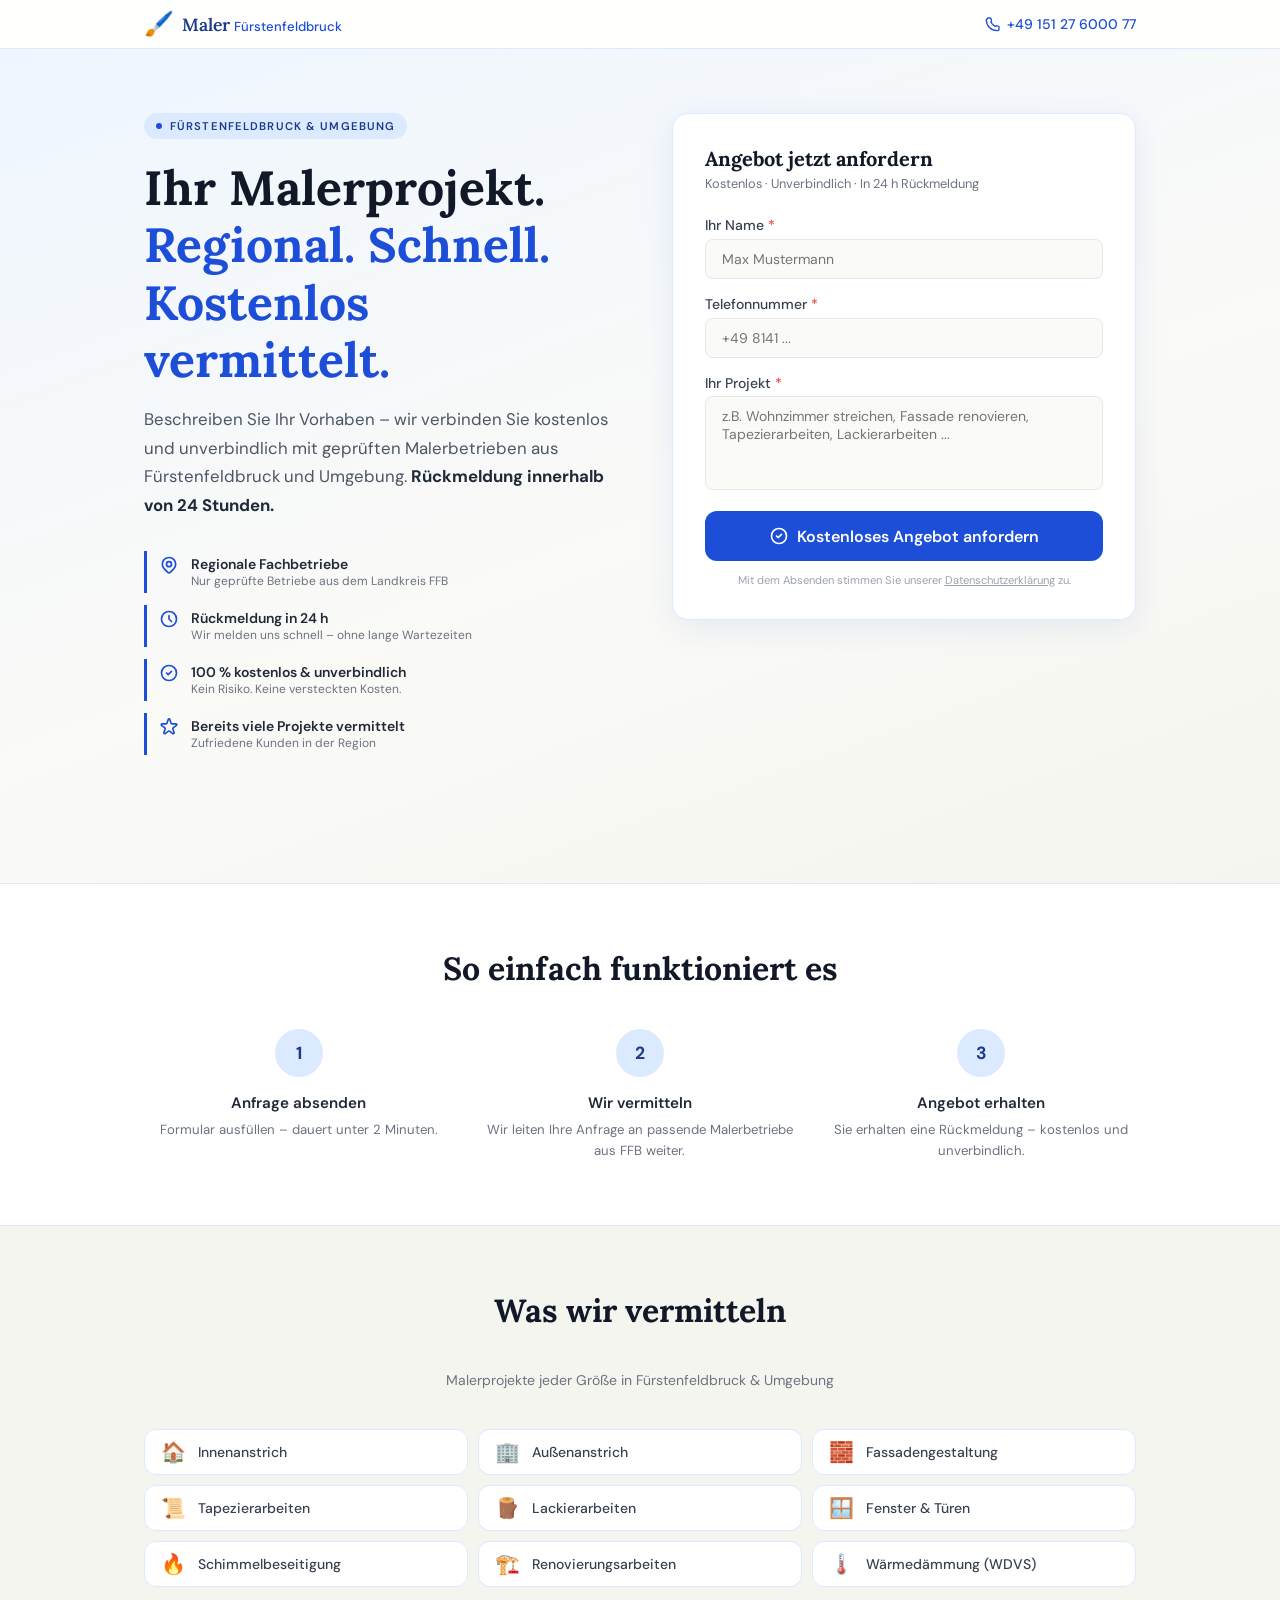
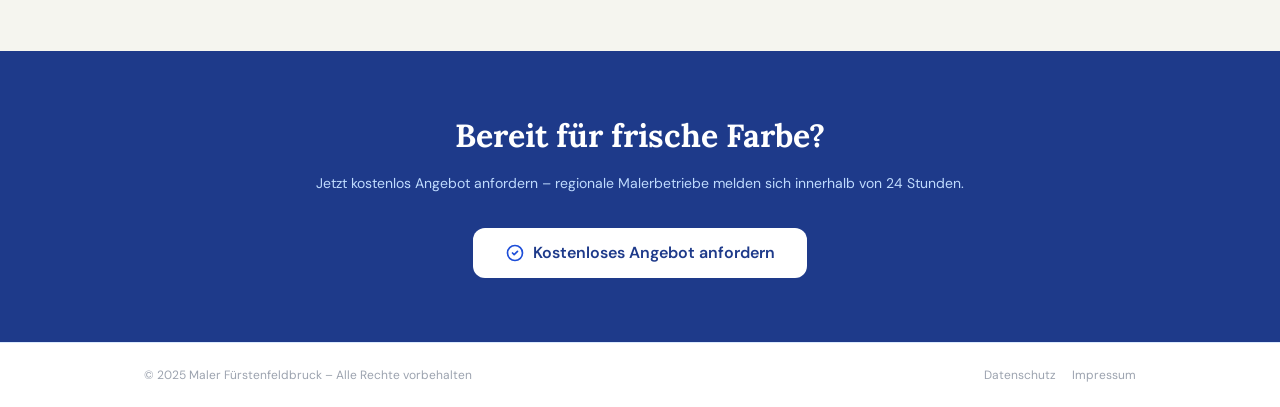
<file: maler-ffb.html>
<!doctype html>
<html lang="de">
  <head>
    <meta charset="UTF-8" />
    <meta name="viewport" content="width=device-width, initial-scale=1.0" />
    <title>Maler Fürstenfeldbruck – Kostenloses Angebot in 24h</title>
    <meta
      name="description"
      content="Maler Fürstenfeldbruck: Kostenlos & unverbindlich Angebote von regionalen Malerbetrieben erhalten. Schnelle Rückmeldung in 24 Stunden. Jetzt anfragen!"
    />
    <meta name="robots" content="index, follow" />
    <link rel="preconnect" href="https://fonts.googleapis.com" />
    <link rel="preconnect" href="https://fonts.gstatic.com" crossorigin />
    <link
      href="https://fonts.googleapis.com/css2?family=Lora:wght@500;600;700&family=DM+Sans:wght@400;500;600&display=swap"
      rel="stylesheet"
    />

    <style>
      *,
      *::before,
      *::after {
        box-sizing: border-box;
        margin: 0;
        padding: 0;
      }
      html {
        scroll-behavior: smooth;
      }

      :root {
        --blue: #1d4ed8;
        --blue-dark: #1e3a8a;
        --sky-50: #eff6ff;
        --sky-100: #dbeafe;
        --sky-200: #bfdbfe;
        --warm-50: #fafaf7;
        --warm-100: #f5f5ef;
        --gray-900: #111827;
        --gray-800: #1f2937;
        --gray-700: #374151;
        --gray-600: #4b5563;
        --gray-500: #6b7280;
        --gray-400: #9ca3af;
        --gray-200: #e5e7eb;
        --red: #ef4444;
      }

      body {
        font-family: "DM Sans", sans-serif;
        background: var(--warm-50);
        color: var(--gray-800);
        -webkit-font-smoothing: antialiased;
      }

      body::before {
        content: "";
        position: fixed;
        inset: 0;
        pointer-events: none;
        z-index: 0;
        background-image: url("data:image/svg+xml,%3Csvg width='60' height='60' viewBox='0 0 60 60' xmlns='http://www.w3.org/2000/svg'%3E%3Cg fill='none' fill-rule='evenodd'%3E%3Cg fill='%231d4ed8' fill-opacity='0.025'%3E%3Cpath d='M36 34v-4h-2v4h-4v2h4v4h2v-4h4v-2h-4zm0-30V0h-2v4h-4v2h4v4h2V6h4V4h-4zM6 34v-4H4v4H0v2h4v4h2v-4h4v-2H6zM6 4V0H4v4H0v2h4v4h2V6h4V4H6z'/%3E%3C/g%3E%3C/g%3E%3C/svg%3E");
      }

      .wrap {
        width: 100%;
        max-width: 1024px;
        margin-inline: auto;
        padding-inline: 1rem;
      }
      .wrap-sm {
        width: 100%;
        max-width: 768px;
        margin-inline: auto;
        padding-inline: 1rem;
      }

      @keyframes fadeUp {
        from {
          opacity: 0;
          transform: translateY(16px);
        }
        to {
          opacity: 1;
          transform: translateY(0);
        }
      }
      .fu {
        animation: fadeUp 0.6s ease both;
      }
      .fu2 {
        animation: fadeUp 0.6s 0.15s ease both;
      }
      .fu3 {
        animation: fadeUp 0.6s 0.3s ease both;
      }
      @keyframes spin {
        to {
          transform: rotate(360deg);
        }
      }
      .spin {
        animation: spin 0.8s linear infinite;
      }

      .ic {
        width: 1.25rem;
        height: 1.25rem;
        flex-shrink: 0;
        stroke: currentColor;
        fill: none;
        stroke-width: 2;
      }
      .ic-sm {
        width: 1rem;
        height: 1rem;
      }
      .ic-lg {
        width: 2rem;
        height: 2rem;
      }
      .ic-blu {
        color: var(--blue);
      }

      /* HEADER */
      .hdr {
        position: sticky;
        top: 0;
        z-index: 20;
        background: rgba(255, 255, 255, 0.88);
        backdrop-filter: blur(8px);
        border-bottom: 1px solid var(--sky-100);
      }
      .hdr-inner {
        display: flex;
        align-items: center;
        justify-content: space-between;
        padding-block: 0.75rem;
      }
      .logo {
        display: flex;
        align-items: center;
        gap: 0.5rem;
      }
      .logo-icon {
        font-size: 1.5rem;
        line-height: 1;
      }
      .logo-text {
        font-family: "Lora", serif;
        font-weight: 600;
        color: var(--blue-dark);
        font-size: 1.1rem;
      }
      .logo-sub {
        font-family: "DM Sans", sans-serif;
        font-weight: 500;
        color: var(--blue);
        font-size: 0.82rem;
        margin-left: 0.25rem;
        display: none;
      }
      @media (min-width: 640px) {
        .logo-sub {
          display: inline;
        }
      }
      .tel-link {
        display: flex;
        align-items: center;
        gap: 0.4rem;
        font-size: 0.875rem;
        font-weight: 500;
        color: var(--blue);
        text-decoration: none;
        transition: color 0.2s;
      }
      .tel-link:hover {
        color: var(--blue-dark);
      }
      .tel-full {
        display: none;
      }
      .tel-short {
        display: inline;
      }
      @media (min-width: 640px) {
        .tel-full {
          display: inline;
        }
        .tel-short {
          display: none;
        }
      }

      /* HERO */
      .hero {
        background: linear-gradient(
          160deg,
          var(--sky-50) 0%,
          var(--warm-50) 55%,
          var(--warm-100) 100%
        );
        padding-block: 2.5rem 4rem;
        position: relative;
        z-index: 1;
      }
      .hero-grid {
        display: grid;
        gap: 2.5rem;
      }
      @media (min-width: 768px) {
        .hero {
          padding-block: 4rem 6rem;
        }
        .hero-grid {
          grid-template-columns: 1fr 1fr;
          gap: 4rem;
          align-items: start;
        }
      }

      .eyebrow {
        display: inline-flex;
        align-items: center;
        gap: 0.5rem;
        background: var(--sky-100);
        color: var(--blue-dark);
        font-size: 0.7rem;
        font-weight: 600;
        text-transform: uppercase;
        letter-spacing: 0.1em;
        padding: 0.35rem 0.75rem;
        border-radius: 999px;
        margin-bottom: 1.25rem;
      }
      .eyebrow-dot {
        width: 6px;
        height: 6px;
        border-radius: 50%;
        background: var(--blue);
        display: inline-block;
      }

      h1 {
        font-family: "Lora", serif;
        font-weight: 700;
        font-size: clamp(1.9rem, 5vw, 3rem);
        line-height: 1.2;
        color: var(--gray-900);
        margin-bottom: 1rem;
      }
      h1 span {
        color: var(--blue);
      }
      .hero-lead {
        font-size: 1.05rem;
        line-height: 1.7;
        color: var(--gray-600);
        margin-bottom: 2rem;
      }
      .hero-lead strong {
        color: var(--gray-800);
      }

      .trust-list {
        list-style: none;
        display: flex;
        flex-direction: column;
        gap: 0.75rem;
        margin-bottom: 2rem;
      }
      .trust-item {
        display: flex;
        align-items: flex-start;
        gap: 0.75rem;
        padding: 0.25rem 0 0.25rem 0.75rem;
        border-left: 3px solid var(--blue);
      }
      .trust-title {
        font-size: 0.875rem;
        font-weight: 600;
        color: var(--gray-800);
      }
      .trust-sub {
        font-size: 0.75rem;
        color: var(--gray-500);
      }

      /* FORM CARD */
      .card {
        background: #fff;
        border-radius: 1rem;
        border: 1px solid var(--sky-100);
        box-shadow: 0 8px 32px rgba(29, 78, 216, 0.09);
        padding: 1.75rem;
      }
      @media (min-width: 480px) {
        .card {
          padding: 2rem;
        }
      }
      .card-title {
        font-family: "Lora", serif;
        font-size: 1.25rem;
        color: var(--gray-900);
        margin-bottom: 0.25rem;
      }
      .card-sub {
        font-size: 0.8rem;
        color: var(--gray-500);
        margin-bottom: 1.5rem;
      }

      .field {
        margin-bottom: 1rem;
      }
      .field label {
        display: block;
        font-size: 0.875rem;
        font-weight: 500;
        color: var(--gray-700);
        margin-bottom: 0.3rem;
      }
      .req {
        color: var(--red);
      }
      .field input,
      .field textarea {
        width: 100%;
        border: 1px solid var(--gray-200);
        border-radius: 0.5rem;
        padding: 0.625rem 1rem;
        font-size: 0.875rem;
        font-family: "DM Sans", sans-serif;
        background: var(--warm-50);
        color: var(--gray-800);
        transition:
          border-color 0.2s,
          box-shadow 0.2s;
        appearance: none;
        -webkit-appearance: none;
      }
      .field input:focus,
      .field textarea:focus {
        outline: none;
        border-color: var(--blue);
        box-shadow: 0 0 0 3px rgba(29, 78, 216, 0.15);
      }
      .field textarea {
        resize: none;
      }
      .ferr {
        font-size: 0.72rem;
        color: var(--red);
        margin-top: 0.25rem;
        display: none;
      }
      .ferr.show {
        display: block;
      }

      .btn {
        display: flex;
        align-items: center;
        justify-content: center;
        gap: 0.5rem;
        width: 100%;
        background: var(--blue);
        color: #fff;
        font-family: "DM Sans", sans-serif;
        font-size: 1rem;
        font-weight: 600;
        padding: 0.9rem 1.5rem;
        border: none;
        border-radius: 0.75rem;
        cursor: pointer;
        text-decoration: none;
        transition:
          background 0.2s,
          transform 0.15s,
          box-shadow 0.2s;
      }
      .btn:hover {
        background: var(--blue-dark);
        transform: translateY(-1px);
        box-shadow: 0 8px 24px rgba(29, 78, 216, 0.3);
      }
      .btn:active {
        transform: translateY(0);
      }
      .btn:disabled {
        opacity: 0.65;
        cursor: not-allowed;
        transform: none;
        box-shadow: none;
      }
      .btn-inv {
        display: inline-flex;
        align-items: center;
        justify-content: center;
        gap: 0.5rem;
        background: #fff;
        color: var(--blue-dark);
        font-family: "DM Sans", sans-serif;
        font-size: 1rem;
        font-weight: 600;
        padding: 0.9rem 2rem;
        border-radius: 0.75rem;
        border: none;
        cursor: pointer;
        text-decoration: none;
        transition: background 0.2s;
      }
      .btn-inv:hover {
        background: var(--sky-50);
      }

      .legal {
        font-size: 0.7rem;
        text-align: center;
        color: var(--gray-400);
        margin-top: 0.75rem;
      }
      .legal a {
        color: inherit;
        text-decoration: underline;
      }
      .legal a:hover {
        color: var(--gray-600);
      }

      #ok {
        display: none;
        flex-direction: column;
        align-items: center;
        text-align: center;
        padding: 2.5rem 1rem;
      }
      #ok.show {
        display: flex;
      }
      .ok-icon {
        width: 4rem;
        height: 4rem;
        border-radius: 50%;
        background: var(--sky-100);
        display: flex;
        align-items: center;
        justify-content: center;
        margin-bottom: 1.25rem;
        color: var(--blue);
      }
      .ok-title {
        font-family: "Lora", serif;
        font-size: 1.3rem;
        color: var(--gray-900);
        margin-bottom: 0.5rem;
      }
      .ok-body {
        font-size: 0.875rem;
        color: var(--gray-600);
        line-height: 1.65;
        max-width: 17rem;
      }

      /* HOW */
      .how {
        background: #fff;
        border-top: 1px solid var(--sky-100);
        border-bottom: 1px solid var(--sky-100);
        padding-block: 4rem;
        position: relative;
        z-index: 1;
      }
      .sec-h {
        font-family: "Lora", serif;
        font-size: clamp(1.4rem, 4vw, 2rem);
        text-align: center;
        color: var(--gray-900);
        margin-bottom: 2.5rem;
      }
      .sec-p {
        text-align: center;
        font-size: 0.875rem;
        color: var(--gray-500);
        margin-top: 0.4rem;
        margin-bottom: 2.5rem;
      }
      .steps {
        display: grid;
        gap: 2rem;
      }
      @media (min-width: 640px) {
        .steps {
          grid-template-columns: repeat(3, 1fr);
        }
      }
      .step {
        text-align: center;
      }
      .step-num {
        width: 3rem;
        height: 3rem;
        border-radius: 50%;
        background: var(--sky-100);
        color: var(--blue-dark);
        font-size: 1.1rem;
        font-weight: 700;
        display: flex;
        align-items: center;
        justify-content: center;
        margin: 0 auto 1rem;
      }
      .step-title {
        font-size: 0.95rem;
        font-weight: 600;
        color: var(--gray-800);
        margin-bottom: 0.35rem;
      }
      .step-body {
        font-size: 0.825rem;
        color: var(--gray-500);
        line-height: 1.6;
      }

      /* SERVICES */
      .svcs {
        background: var(--warm-100);
        padding-block: 4rem;
        position: relative;
        z-index: 1;
      }
      .svc-grid {
        display: grid;
        grid-template-columns: repeat(2, 1fr);
        gap: 0.625rem;
      }
      @media (min-width: 640px) {
        .svc-grid {
          grid-template-columns: repeat(3, 1fr);
        }
      }
      .svc-tile {
        background: #fff;
        border: 1px solid var(--sky-100);
        border-radius: 0.75rem;
        padding: 0.75rem 1rem;
        display: flex;
        align-items: center;
        gap: 0.75rem;
        font-size: 0.875rem;
        font-weight: 500;
        color: var(--gray-700);
      }
      .svc-icon {
        font-size: 1.25rem;
        line-height: 1;
        flex-shrink: 0;
      }

      /* BANNER */
      .banner {
        background: var(--blue-dark);
        padding-block: 4rem;
        text-align: center;
        position: relative;
        z-index: 1;
      }
      .banner h2 {
        font-family: "Lora", serif;
        font-size: clamp(1.4rem, 4vw, 2rem);
        color: #fff;
        margin-bottom: 1rem;
      }
      .banner p {
        font-size: 0.875rem;
        color: var(--sky-200);
        line-height: 1.7;
        margin-bottom: 2rem;
      }

      /* FOOTER */
      .ftr {
        background: #fff;
        border-top: 1px solid var(--sky-100);
        padding-block: 1.5rem;
        position: relative;
        z-index: 1;
      }
      .ftr-inner {
        display: flex;
        flex-direction: column;
        align-items: center;
        gap: 0.5rem;
        font-size: 0.75rem;
        color: var(--gray-400);
      }
      @media (min-width: 640px) {
        .ftr-inner {
          flex-direction: row;
          justify-content: space-between;
        }
      }
      .ftr-links {
        display: flex;
        gap: 1rem;
      }
      .ftr-links a {
        color: inherit;
        text-decoration: none;
      }
      .ftr-links a:hover {
        color: var(--gray-600);
      }

      /* STICKY */
      .sticky {
        display: none;
        position: fixed;
        bottom: 0;
        left: 0;
        right: 0;
        z-index: 50;
        padding: 1rem;
        background: #fff;
        border-top: 1px solid var(--sky-100);
        box-shadow: 0 -4px 20px rgba(0, 0, 0, 0.08);
      }
      @media (max-width: 767px) {
        .sticky {
          display: block;
        }
        main {
          padding-bottom: 5.5rem;
        }
      }
    </style>
  </head>

  <body>
    <header class="hdr">
      <div class="wrap">
        <div class="hdr-inner">
          <div class="logo">
            <span class="logo-icon" aria-hidden="true">🖌️</span>
            <span class="logo-text"
              >Maler<span class="logo-sub">Fürstenfeldbruck</span></span
            >
          </div>
          <a href="tel:+4981411234567" class="tel-link">
            <svg class="ic ic-sm" viewBox="0 0 24 24" aria-hidden="true">
              <path
                stroke-linecap="round"
                stroke-linejoin="round"
                d="M3 5a2 2 0 012-2h2.28a2 2 0 011.94 1.515l.516 2.063a2 2 0 01-.45 1.958l-.527.527a16.054 16.054 0 006.586 6.586l.527-.527a2 2 0 011.958-.45l2.063.516A2 2 0 0121 17.72V20a2 2 0 01-2 2h-1C9.163 22 2 14.837 2 6V5z"
              />
            </svg>
            <span class="tel-full">+49 151 27 6000 77</span>
            <span class="tel-short">Anrufen</span>
          </a>
        </div>
      </div>
    </header>

    <main>
      <section class="hero">
        <div class="wrap">
          <div class="hero-grid">
            <div class="fu">
              <div class="eyebrow">
                <span class="eyebrow-dot" aria-hidden="true"></span>
                Fürstenfeldbruck &amp; Umgebung
              </div>
              <h1>
                Ihr Malerprojekt.<br /><span
                  >Regional. Schnell.<br />Kostenlos vermittelt.</span
                >
              </h1>
              <p class="hero-lead">
                Beschreiben Sie Ihr Vorhaben – wir verbinden Sie kostenlos und
                unverbindlich mit geprüften Malerbetrieben aus Fürstenfeldbruck
                und Umgebung.
                <strong>Rückmeldung innerhalb von 24 Stunden.</strong>
              </p>

              <ul class="trust-list" aria-label="Vertrauenspunkte">
                <li class="trust-item">
                  <svg class="ic ic-blu" viewBox="0 0 24 24" aria-hidden="true">
                    <path
                      stroke-linecap="round"
                      stroke-linejoin="round"
                      d="M17.657 16.657L13.414 20.9a1.998 1.998 0 01-2.827 0l-4.244-4.243a8 8 0 1111.314 0z"
                    />
                    <path
                      stroke-linecap="round"
                      stroke-linejoin="round"
                      d="M15 11a3 3 0 11-6 0 3 3 0 016 0z"
                    />
                  </svg>
                  <div>
                    <p class="trust-title">Regionale Fachbetriebe</p>
                    <p class="trust-sub">
                      Nur geprüfte Betriebe aus dem Landkreis FFB
                    </p>
                  </div>
                </li>
                <li class="trust-item">
                  <svg class="ic ic-blu" viewBox="0 0 24 24" aria-hidden="true">
                    <path
                      stroke-linecap="round"
                      stroke-linejoin="round"
                      d="M12 8v4l3 3m6-3a9 9 0 11-18 0 9 9 0 0118 0z"
                    />
                  </svg>
                  <div>
                    <p class="trust-title">Rückmeldung in 24 h</p>
                    <p class="trust-sub">
                      Wir melden uns schnell – ohne lange Wartezeiten
                    </p>
                  </div>
                </li>
                <li class="trust-item">
                  <svg class="ic ic-blu" viewBox="0 0 24 24" aria-hidden="true">
                    <path
                      stroke-linecap="round"
                      stroke-linejoin="round"
                      d="M9 12l2 2 4-4m6 2a9 9 0 11-18 0 9 9 0 0118 0z"
                    />
                  </svg>
                  <div>
                    <p class="trust-title">
                      100 % kostenlos &amp; unverbindlich
                    </p>
                    <p class="trust-sub">
                      Kein Risiko. Keine versteckten Kosten.
                    </p>
                  </div>
                </li>
                <li class="trust-item">
                  <svg class="ic ic-blu" viewBox="0 0 24 24" aria-hidden="true">
                    <path
                      stroke-linecap="round"
                      stroke-linejoin="round"
                      d="M11.049 2.927c.3-.921 1.603-.921 1.902 0l1.519 4.674a1 1 0 00.95.69h4.915c.969 0 1.371 1.24.588 1.81l-3.976 2.888a1 1 0 00-.363 1.118l1.518 4.674c.3.922-.755 1.688-1.538 1.118l-3.976-2.888a1 1 0 00-1.176 0l-3.976 2.888c-.783.57-1.838-.197-1.538-1.118l1.518-4.674a1 1 0 00-.363-1.118l-3.976-2.888c-.784-.57-.38-1.81.588-1.81h4.914a1 1 0 00.951-.69l1.519-4.674z"
                    />
                  </svg>
                  <div>
                    <p class="trust-title">Bereits viele Projekte vermittelt</p>
                    <p class="trust-sub">Zufriedene Kunden in der Region</p>
                  </div>
                </li>
              </ul>
            </div>

            <div class="fu2" id="form-anchor">
              <div class="card">
                <h2 class="card-title">Angebot jetzt anfordern</h2>
                <p class="card-sub">
                  Kostenlos · Unverbindlich · In 24 h Rückmeldung
                </p>

                <div id="ok" role="alert">
                  <div class="ok-icon">
                    <svg
                      class="ic ic-lg"
                      viewBox="0 0 24 24"
                      aria-hidden="true"
                      stroke-width="2.5"
                    >
                      <path
                        stroke-linecap="round"
                        stroke-linejoin="round"
                        d="M5 13l4 4L19 7"
                      />
                    </svg>
                  </div>
                  <p class="ok-title">Vielen Dank!</p>
                  <p class="ok-body">
                    Ihre Anfrage ist eingegangen. Wir melden uns
                    <strong>innerhalb von 24 Stunden</strong> bei Ihnen.
                  </p>
                </div>

                <form
                  id="lf"
                  action="https://formspree.io/f/xojpzlwp"
                  method="POST"
                  novalidate
                >
                  <div class="field">
                    <label for="name"
                      >Ihr Name <span class="req">*</span></label
                    >
                    <input
                      type="text"
                      id="name"
                      name="name"
                      required
                      placeholder="Max Mustermann"
                      autocomplete="name"
                    />
                    <p class="ferr" id="e-name">
                      Bitte geben Sie Ihren Namen ein.
                    </p>
                  </div>

                  <div class="field">
                    <label for="phone"
                      >Telefonnummer <span class="req">*</span></label
                    >
                    <input
                      type="tel"
                      id="phone"
                      name="telefon"
                      required
                      placeholder="+49 8141 ..."
                      autocomplete="tel"
                    />
                    <p class="ferr" id="e-phone">
                      Bitte geben Sie Ihre Telefonnummer ein.
                    </p>
                  </div>

                  <div class="field">
                    <label for="proj"
                      >Ihr Projekt <span class="req">*</span></label
                    >
                    <textarea
                      id="proj"
                      name="projekt"
                      required
                      rows="4"
                      placeholder="z.B. Wohnzimmer streichen, Fassade renovieren, Tapezierarbeiten, Lackierarbeiten ..."
                    ></textarea>
                    <p class="ferr" id="e-proj">
                      Bitte beschreiben Sie Ihr Projekt kurz.
                    </p>
                  </div>

                  <input
                    type="text"
                    name="_gotcha"
                    style="display: none"
                    tabindex="-1"
                    autocomplete="off"
                  />
                  <input
                    type="hidden"
                    name="_subject"
                    value="Neue Maler-Anfrage - Fürstenfeldbruck"
                  />

                  <button type="submit" id="sbmt" class="btn">
                    <svg class="ic" viewBox="0 0 24 24" aria-hidden="true">
                      <path
                        stroke-linecap="round"
                        stroke-linejoin="round"
                        d="M9 12l2 2 4-4m6 2a9 9 0 11-18 0 9 9 0 0118 0z"
                      />
                    </svg>
                    Kostenloses Angebot anfordern
                  </button>

                  <p class="legal">
                    Mit dem Absenden stimmen Sie unserer
                    <a href="impressum-maler.html#datenschutz"
                      >Datenschutzerklärung</a
                    >
                    zu.
                  </p>
                </form>
              </div>
            </div>
          </div>
        </div>
      </section>

      <section class="how">
        <div class="wrap">
          <h2 class="sec-h">So einfach funktioniert es</h2>
          <div class="steps">
            <div class="step fu">
              <div class="step-num">1</div>
              <h3 class="step-title">Anfrage absenden</h3>
              <p class="step-body">
                Formular ausfüllen – dauert unter 2 Minuten.
              </p>
            </div>
            <div class="step fu2">
              <div class="step-num">2</div>
              <h3 class="step-title">Wir vermitteln</h3>
              <p class="step-body">
                Wir leiten Ihre Anfrage an passende Malerbetriebe aus FFB
                weiter.
              </p>
            </div>
            <div class="step fu3">
              <div class="step-num">3</div>
              <h3 class="step-title">Angebot erhalten</h3>
              <p class="step-body">
                Sie erhalten eine Rückmeldung – kostenlos und unverbindlich.
              </p>
            </div>
          </div>
        </div>
      </section>

      <section class="svcs">
        <div class="wrap">
          <h2 class="sec-h">Was wir vermitteln</h2>
          <p class="sec-p">
            Malerprojekte jeder Größe in Fürstenfeldbruck &amp; Umgebung
          </p>
          <div class="svc-grid">
            <div class="svc-tile">
              <span class="svc-icon">🏠</span>Innenanstrich
            </div>
            <div class="svc-tile">
              <span class="svc-icon">🏢</span>Außenanstrich
            </div>
            <div class="svc-tile">
              <span class="svc-icon">🧱</span>Fassadengestaltung
            </div>
            <div class="svc-tile">
              <span class="svc-icon">📜</span>Tapezierarbeiten
            </div>
            <div class="svc-tile">
              <span class="svc-icon">🪵</span>Lackierarbeiten
            </div>
            <div class="svc-tile">
              <span class="svc-icon">🪟</span>Fenster &amp; Türen
            </div>
            <div class="svc-tile">
              <span class="svc-icon">🔥</span>Schimmelbeseitigung
            </div>
            <div class="svc-tile">
              <span class="svc-icon">🏗️</span>Renovierungsarbeiten
            </div>
            <div class="svc-tile">
              <span class="svc-icon">🌡️</span>Wärmedämmung (WDVS)
            </div>
          </div>
        </div>
      </section>

      <section class="banner">
        <div class="wrap-sm">
          <h2>Bereit für frische Farbe?</h2>
          <p>
            Jetzt kostenlos Angebot anfordern – regionale Malerbetriebe melden
            sich innerhalb von 24 Stunden.
          </p>
          <a href="#form-anchor" class="btn-inv">
            <svg
              class="ic"
              style="color: var(--blue)"
              viewBox="0 0 24 24"
              aria-hidden="true"
            >
              <path
                stroke-linecap="round"
                stroke-linejoin="round"
                d="M9 12l2 2 4-4m6 2a9 9 0 11-18 0 9 9 0 0118 0z"
              />
            </svg>
            Kostenloses Angebot anfordern
          </a>
        </div>
      </section>
    </main>

    <footer class="ftr">
      <div class="wrap">
        <div class="ftr-inner">
          <span
            >&#169; 2025 Maler Fürstenfeldbruck &#8211; Alle Rechte
            vorbehalten</span
          >
          <nav class="ftr-links" aria-label="Footer-Navigation">
            <a href="impressum-maler.html#datenschutz">Datenschutz</a>
            <a href="impressum-maler.html#impressum">Impressum</a>
          </nav>
        </div>
      </div>
    </footer>

    <div class="sticky" id="sticky-bar">
      <a href="#form-anchor" class="btn">
        <svg class="ic" viewBox="0 0 24 24" aria-hidden="true">
          <path
            stroke-linecap="round"
            stroke-linejoin="round"
            d="M9 12l2 2 4-4m6 2a9 9 0 11-18 0 9 9 0 0118 0z"
          />
        </svg>
        Kostenloses Angebot anfordern
      </a>
    </div>

    <script>
      (function () {
        var form = document.getElementById("lf");
        var okEl = document.getElementById("ok");
        var btnEl = document.getElementById("sbmt");
        var stickyBar = document.getElementById("sticky-bar");

        function setErr(id, show) {
          document.getElementById(id).classList.toggle("show", show);
        }

        form.addEventListener("submit", async function (e) {
          e.preventDefault();
          var name = document.getElementById("name").value.trim();
          var phone = document.getElementById("phone").value.trim();
          var proj = document.getElementById("proj").value.trim();
          var valid = true;
          setErr("e-name", !name);
          if (!name) valid = false;
          setErr("e-phone", !phone);
          if (!phone) valid = false;
          setErr("e-proj", !proj);
          if (!proj) valid = false;
          if (!valid) return;

          btnEl.disabled = true;
          btnEl.innerHTML =
            '<svg class="ic spin" viewBox="0 0 24 24" fill="none" stroke="currentColor" stroke-width="2">' +
            '<circle cx="12" cy="12" r="10" stroke-opacity=".25"/>' +
            '<path d="M4 12a8 8 0 018-8" stroke-linecap="round"/></svg> Wird gesendet...';

          try {
            var res = await fetch(form.action, {
              method: "POST",
              body: new FormData(form),
              headers: { Accept: "application/json" },
            });
            if (res.ok) {
              form.style.display = "none";
              okEl.classList.add("show");
              stickyBar.style.display = "none";
            } else {
              throw new Error();
            }
          } catch (_) {
            btnEl.disabled = false;
            btnEl.innerHTML =
              '<svg class="ic" viewBox="0 0 24 24"><path stroke-linecap="round" stroke-linejoin="round" d="M9 12l2 2 4-4m6 2a9 9 0 11-18 0 9 9 0 0118 0z"/></svg>' +
              " Kostenloses Angebot anfordern";
            alert("Fehler beim Senden. Bitte erneut versuchen oder anrufen.");
          }
        });

        document.querySelectorAll('a[href^="#"]').forEach(function (a) {
          a.addEventListener("click", function (e) {
            var target = document.querySelector(this.getAttribute("href"));
            if (!target) return;
            e.preventDefault();
            window.scrollTo({
              top: target.getBoundingClientRect().top + window.scrollY - 72,
              behavior: "smooth",
            });
            var first = target.querySelector("input, textarea");
            if (first)
              setTimeout(function () {
                first.focus();
              }, 520);
          });
        });
      })();
    </script>
  </body>
</html>
</file>
<file: styles.css>
/* ─── Reset ─────────────────────────────────────── */
*,
*::before,
*::after {
  box-sizing: border-box;
  margin: 0;
  padding: 0;
}
html {
  scroll-behavior: smooth;
  -webkit-text-size-adjust: 100%;
  text-size-adjust: 100%;
}

a,
button,
input,
textarea,
select,
label,
[role="button"] {
  touch-action: manipulation;
}

/* ─── Variables ─────────────────────────────────── */
:root {
  --navy: #0f172a;
  --blue: #2563eb;
  --blue-h: #1d4ed8;
  --green: #22c55e;
  --green-h: #16a34a;
  --gray: #f3f4f6;
  --gray-2: #e5e7eb;
  --gray-3: #d1d5db;
  --text: #1e293b;
  --muted: #64748b;
  --light: #f8fafc;
  --white: #ffffff;
  --red: #ef4444;
}

/* ─── Base ───────────────────────────────────────── */
body {
  font-family: "Montserrat", sans-serif;
  background: var(--white);
  color: var(--text);
  -webkit-font-smoothing: antialiased;
  overflow-x: hidden;
}

/* ─── Layout ─────────────────────────────────────── */
.wrap {
  width: 100%;
  max-width: 1100px;
  margin-inline: auto;
  padding-inline: 1.25rem;
}
.wrap-sm {
  width: 100%;
  max-width: 720px;
  margin-inline: auto;
  padding-inline: 1.25rem;
}

/* ─── Animations ─────────────────────────────────── */
@keyframes fadeUp {
  from {
    opacity: 0;
    transform: translateY(14px);
  }
  to {
    opacity: 1;
    transform: translateY(0);
  }
}
.fu {
  animation: fadeUp 0.55s ease both;
}
.fu2 {
  animation: fadeUp 0.55s 0.12s ease both;
}
.fu3 {
  animation: fadeUp 0.55s 0.24s ease both;
}

@keyframes spin {
  to {
    transform: rotate(360deg);
  }
}
.spin {
  animation: spin 0.8s linear infinite;
}

/* ─── Icons ─────────────────────────────────────── */
.ic {
  width: 1.25rem;
  height: 1.25rem;
  flex-shrink: 0;
  stroke: currentColor;
  fill: none;
  stroke-width: 2;
}
.ic-sm {
  width: 1rem;
  height: 1rem;
}
.ic-lg {
  width: 1.5rem;
  height: 1.5rem;
}

/* ─── Logo ──────────────────────────────────────── */
.logo-mark {
  display: inline-flex;
  align-items: center;
  gap: 0.625rem;
  text-decoration: none;
}
.logo-mark svg {
  flex-shrink: 0;
}
.logo-wordmark {
  display: flex;
  flex-direction: column;
  line-height: 1;
}
.logo-name {
  font-size: 1.2rem;
  font-weight: 800;
  letter-spacing: -0.02em;
  color: var(--navy);
}
.logo-name-light {
  font-weight: 800;
  color: var(--navy);
}
.logo-name-blue {
  font-weight: 800;
  color: var(--blue);
}
.logo-tagline {
  font-size: 0.5rem;
  font-weight: 600;
  letter-spacing: 0.12em;
  text-transform: uppercase;
  color: var(--muted);
  margin-top: 0.1rem;
}
.logo-mark--white .logo-name-light {
  color: var(--white);
}
.logo-mark--white .logo-name-blue {
  color: #93c5fd;
}
.logo-mark--white .logo-tagline {
  color: rgba(255, 255, 255, 0.5);
}

/* ════════════════════════════════════════════════
   HEADER
════════════════════════════════════════════════ */
.hdr {
  position: sticky;
  top: 0;
  z-index: 30;
  background: rgba(255, 255, 255, 0.95);
  backdrop-filter: blur(12px);
  border-bottom: 1px solid var(--gray-2);
  box-shadow: 0 1px 8px rgba(0, 0, 0, 0.06);
}
.hdr-inner {
  display: flex;
  align-items: center;
  justify-content: space-between;
  padding-block: 0.875rem;
  gap: 1rem;
}
.tel-link {
  display: flex;
  align-items: center;
  gap: 0.4rem;
  font-size: 0.8rem;
  font-weight: 700;
  color: var(--navy);
  text-decoration: none;
  padding: 0.45rem 0.9rem;
  border-radius: 0.5rem;
  border: 2px solid var(--navy);
  white-space: nowrap;
  flex-shrink: 0;
  transition:
    background 0.15s,
    color 0.15s;
}
.tel-link:active {
  background: var(--navy);
  color: var(--white);
}
.tel-full {
  display: none;
}
.tel-short {
  display: inline;
}
@media (min-width: 480px) {
  .tel-full {
    display: inline;
  }
  .tel-short {
    display: none;
  }
}

/* ════════════════════════════════════════════════
   HERO
════════════════════════════════════════════════ */
.hero {
  background: var(--light);
  padding-block: 2.5rem 3rem;
  position: relative;
  z-index: 1;
  border-bottom: 1px solid var(--gray-2);
}
.hero-grid {
  display: grid;
  gap: 2rem;
}
@media (min-width: 768px) {
  .hero {
    padding-block: 4.5rem 5.5rem;
  }
  .hero-grid {
    grid-template-columns: 1fr 1fr;
    gap: 3.5rem;
    align-items: start;
  }
}

.pill {
  display: inline-flex;
  align-items: center;
  gap: 0.4rem;
  background: #eff6ff;
  color: var(--blue);
  font-size: 0.7rem;
  font-weight: 700;
  text-transform: uppercase;
  letter-spacing: 0.1em;
  padding: 0.3rem 0.75rem;
  border-radius: 999px;
  border: 1px solid #bfdbfe;
  margin-bottom: 1rem;
}
.pill-dot {
  width: 6px;
  height: 6px;
  border-radius: 50%;
  background: var(--green);
  display: inline-block;
}

.hero-h1 {
  font-size: clamp(2rem, 6vw, 3.25rem);
  font-weight: 800;
  line-height: 1.1;
  letter-spacing: -0.03em;
  color: var(--navy);
  margin-bottom: 0.875rem;
}
.hero-h1 span {
  color: var(--blue);
}

.hero-sub {
  font-size: 1rem;
  font-weight: 500;
  line-height: 1.6;
  color: var(--muted);
  margin-bottom: 1.75rem;
}
.hero-sub strong {
  color: var(--text);
  font-weight: 700;
}

/* Trust checklist */
.trust-list {
  list-style: none;
  display: flex;
  flex-direction: column;
  gap: 0.6rem;
  margin-bottom: 1.75rem;
}
.trust-item {
  display: flex;
  align-items: center;
  gap: 0.625rem;
  font-size: 0.875rem;
  font-weight: 500;
  color: var(--text);
}
.trust-dot {
  width: 1.25rem;
  height: 1.25rem;
  border-radius: 50%;
  background: var(--green);
  display: flex;
  align-items: center;
  justify-content: center;
  flex-shrink: 0;
}
.trust-dot svg {
  width: 0.75rem;
  height: 0.75rem;
  stroke: white;
  fill: none;
  stroke-width: 2.5;
}

/* ─── Social Proof Bar ───────────────────────── */
.proof-bar {
  display: flex;
  align-items: center;
  gap: 1.25rem;
  padding: 0.875rem 1.25rem;
  background: var(--white);
  border: 1.5px solid var(--gray-2);
  border-radius: 0.875rem;
  margin-bottom: 0;
}
.proof-stat {
  display: flex;
  flex-direction: column;
}
.proof-num {
  font-size: 1.3rem;
  font-weight: 800;
  color: var(--navy);
  line-height: 1;
}
.proof-label {
  font-size: 0.68rem;
  font-weight: 600;
  color: var(--muted);
  text-transform: uppercase;
  letter-spacing: 0.07em;
  margin-top: 0.2rem;
}
.proof-divider {
  width: 1px;
  height: 2.5rem;
  background: var(--gray-2);
  flex-shrink: 0;
}

/* ════════════════════════════════════════════════
   FORM CARD
════════════════════════════════════════════════ */
.card {
  background: var(--white);
  border-radius: 1.25rem;
  border: 1px solid var(--gray-2);
  box-shadow:
    0 4px 6px rgba(0, 0, 0, 0.05),
    0 20px 40px rgba(15, 23, 42, 0.1);
  overflow: hidden;
}
.card-header {
  background: var(--navy);
  padding: 1.25rem 1.5rem;
}
.card-header-title {
  font-size: 1rem;
  font-weight: 700;
  color: var(--white);
  margin-bottom: 0.15rem;
}
.card-header-sub {
  font-size: 0.75rem;
  color: rgba(255, 255, 255, 0.55);
  font-weight: 500;
}
.card-body {
  padding: 1.5rem;
}
@media (min-width: 480px) {
  .card-body {
    padding: 1.75rem;
  }
}

/* Fields */
.field {
  margin-bottom: 1rem;
}
.field label {
  display: block;
  font-size: 0.8rem;
  font-weight: 700;
  color: var(--text);
  margin-bottom: 0.35rem;
  letter-spacing: 0.02em;
  text-transform: uppercase;
}
.req {
  color: var(--red);
}
.field input,
.field textarea {
  width: 100%;
  border: 1.5px solid var(--gray-2);
  border-radius: 0.625rem;
  padding: 0.75rem 1rem;
  font-size: 1rem;
  font-family: "Montserrat", sans-serif;
  font-weight: 500;
  background: var(--light);
  color: var(--text);
  transition:
    border-color 0.15s,
    box-shadow 0.15s;
  appearance: none;
  -webkit-appearance: none;
}
.field input::placeholder,
.field textarea::placeholder {
  color: var(--gray-3);
  font-weight: 400;
}
.field input:focus,
.field textarea:focus {
  outline: none;
  border-color: var(--blue);
  box-shadow: 0 0 0 3px rgba(37, 99, 235, 0.12);
  background: var(--white);
}
.field textarea {
  resize: none;
}
.ferr {
  font-size: 0.72rem;
  color: var(--red);
  margin-top: 0.25rem;
  display: none;
  font-weight: 600;
}
.ferr.show {
  display: block;
}

/* Buttons */
.btn-green {
  display: flex;
  align-items: center;
  justify-content: center;
  gap: 0.6rem;
  width: 100%;
  background: var(--green);
  color: var(--white);
  font-family: "Montserrat", sans-serif;
  font-size: 1rem;
  font-weight: 700;
  letter-spacing: 0.01em;
  padding: 1rem 1.5rem;
  border: none;
  border-radius: 0.75rem;
  cursor: pointer;
  text-decoration: none;
  transition:
    background 0.15s,
    transform 0.1s;
  -webkit-user-select: none;
  user-select: none;
}
.btn-green:active {
  background: var(--green-h);
  transform: scale(0.99);
}
.btn-green:disabled {
  opacity: 0.6;
  cursor: not-allowed;
}
.btn-green .arrow {
  font-size: 1.1rem;
}

.btn-blue {
  display: flex;
  align-items: center;
  justify-content: center;
  gap: 0.5rem;
  width: 100%;
  background: var(--blue);
  color: var(--white);
  font-family: "Montserrat", sans-serif;
  font-size: 0.95rem;
  font-weight: 700;
  padding: 0.9rem 1.5rem;
  border: none;
  border-radius: 0.75rem;
  cursor: pointer;
  text-decoration: none;
  transition: background 0.15s;
  -webkit-user-select: none;
  user-select: none;
}
.btn-blue:active {
  background: var(--blue-h);
}

.btn-banner {
  display: flex;
  align-items: center;
  justify-content: center;
  gap: 0.5rem;
  width: 100%;
  background: var(--green);
  color: var(--white);
  font-family: "Montserrat", sans-serif;
  font-size: 1rem;
  font-weight: 700;
  padding: 1rem 2rem;
  border: none;
  border-radius: 0.75rem;
  cursor: pointer;
  text-decoration: none;
  transition: background 0.15s;
}
.btn-banner:active {
  background: var(--green-h);
}
@media (min-width: 480px) {
  .btn-banner {
    width: auto;
    display: inline-flex;
  }
}

.legal {
  font-size: 0.68rem;
  text-align: center;
  color: var(--muted);
  margin-top: 0.75rem;
  font-weight: 500;
}
.legal a {
  color: var(--blue);
  text-decoration: none;
}

/* Success state */
#ok {
  display: none;
  flex-direction: column;
  align-items: center;
  text-align: center;
  padding: 2.5rem 1.5rem;
  gap: 0.5rem;
}
#ok.show {
  display: flex;
}
.ok-icon {
  width: 4rem;
  height: 4rem;
  border-radius: 50%;
  background: #dcfce7;
  display: flex;
  align-items: center;
  justify-content: center;
  margin-bottom: 1rem;
}
.ok-icon svg {
  width: 2rem;
  height: 2rem;
  stroke: var(--green);
  fill: none;
  stroke-width: 2.5;
}
.ok-title {
  font-size: 1.2rem;
  font-weight: 800;
  color: var(--navy);
}
.ok-body {
  font-size: 0.875rem;
  color: var(--muted);
  line-height: 1.6;
  max-width: 16rem;
  font-weight: 500;
}

/* ════════════════════════════════════════════════
   TRUST STRIP (Städte)
════════════════════════════════════════════════ */
.cities {
  background: var(--navy);
  padding-block: 1.25rem;
  overflow: hidden;
}
.cities-inner {
  display: flex;
  align-items: center;
  justify-content: center;
  flex-wrap: wrap;
  gap: 0.5rem 1.5rem;
}
.cities-label {
  font-size: 0.7rem;
  font-weight: 700;
  text-transform: uppercase;
  letter-spacing: 0.12em;
  color: rgba(255, 255, 255, 0.4);
  white-space: nowrap;
}
.city-chip {
  display: flex;
  align-items: center;
  gap: 0.35rem;
  font-size: 0.78rem;
  font-weight: 600;
  color: rgba(255, 255, 255, 0.75);
  white-space: nowrap;
}
.city-dot {
  width: 5px;
  height: 5px;
  border-radius: 50%;
  background: var(--green);
  flex-shrink: 0;
}

/* ════════════════════════════════════════════════
   SERVICES
════════════════════════════════════════════════ */
.svcs {
  background: var(--light);
  padding-block: 4rem;
  border-top: 1px solid var(--gray-2);
}
.sec-h {
  font-size: clamp(1.4rem, 4vw, 2rem);
  font-weight: 800;
  text-align: center;
  color: var(--navy);
  letter-spacing: -0.02em;
  margin-bottom: 2.5rem;
}
.sec-sub {
  text-align: center;
  font-size: 0.875rem;
  color: var(--muted);
  margin-top: 0.5rem;
  margin-bottom: 2.5rem;
  font-weight: 500;
}

.svc-grid {
  display: grid;
  grid-template-columns: repeat(2, 1fr);
  gap: 0.625rem;
}
@media (min-width: 640px) {
  .svc-grid {
    grid-template-columns: repeat(3, 1fr);
  }
}

.svc-tile {
  background: var(--white);
  border: 1.5px solid var(--gray-2);
  border-radius: 0.875rem;
  padding: 0.875rem 1rem;
  display: flex;
  align-items: center;
  gap: 0.75rem;
  font-size: 0.82rem;
  font-weight: 600;
  color: var(--text);
  transition:
    border-color 0.15s,
    box-shadow 0.15s,
    transform 0.15s;
}
.svc-tile:active {
  border-color: var(--blue);
  box-shadow: 0 0 0 3px rgba(37, 99, 235, 0.1);
}
@media (hover: hover) {
  .svc-tile:hover {
    border-color: var(--blue);
    box-shadow: 0 0 0 3px rgba(37, 99, 235, 0.08);
    transform: translateY(-1px);
  }
}
.svc-icon {
  width: 2rem;
  height: 2rem;
  border-radius: 0.5rem;
  background: #eff6ff;
  display: flex;
  align-items: center;
  justify-content: center;
  flex-shrink: 0;
}
.svc-icon svg {
  width: 1.1rem;
  height: 1.1rem;
  stroke: var(--blue);
  fill: none;
  stroke-width: 1.75;
}
.svc-tile span {
  white-space: nowrap;
  overflow: hidden;
  text-overflow: ellipsis;
}

/* ════════════════════════════════════════════════
   HOW IT WORKS
════════════════════════════════════════════════ */
.how {
  background: var(--white);
  border-top: 1px solid var(--gray-2);
  padding-block: 4rem;
}
.steps {
  display: grid;
  gap: 1.5rem;
}
@media (min-width: 640px) {
  .steps {
    grid-template-columns: repeat(3, 1fr);
  }
}
.step {
  text-align: center;
  padding: 1.5rem 1rem;
  background: var(--light);
  border-radius: 1rem;
  border: 1px solid var(--gray-2);
}
.step-num {
  width: 3rem;
  height: 3rem;
  border-radius: 50%;
  background: var(--navy);
  color: var(--white);
  font-size: 1rem;
  font-weight: 800;
  display: flex;
  align-items: center;
  justify-content: center;
  margin: 0 auto 1rem;
}
.step-title {
  font-size: 0.95rem;
  font-weight: 700;
  color: var(--navy);
  margin-bottom: 0.4rem;
}
.step-body {
  font-size: 0.8rem;
  color: var(--muted);
  line-height: 1.6;
  font-weight: 500;
}

/* ════════════════════════════════════════════════
   FAQ
════════════════════════════════════════════════ */
.faq {
  background: var(--light);
  padding-block: 4rem;
  border-top: 1px solid var(--gray-2);
}
.faq-list {
  max-width: 720px;
  margin-inline: auto;
  display: flex;
  flex-direction: column;
  gap: 0.625rem;
}

.faq-item {
  background: var(--white);
  border: 1.5px solid var(--gray-2);
  border-radius: 0.875rem;
  overflow: hidden;
  transition: border-color 0.2s;
}
.faq-item.open {
  border-color: var(--blue);
}

.faq-q {
  width: 100%;
  display: flex;
  align-items: center;
  justify-content: space-between;
  gap: 1rem;
  padding: 1.1rem 1.25rem;
  background: none;
  border: none;
  cursor: pointer;
  font-family: "Montserrat", sans-serif;
  font-size: 0.9rem;
  font-weight: 700;
  color: var(--navy);
  text-align: left;
  transition: background 0.15s;
}
.faq-q:hover {
  background: var(--light);
}
.faq-chevron {
  width: 1.1rem;
  height: 1.1rem;
  stroke: var(--blue);
  fill: none;
  stroke-width: 2.5;
  flex-shrink: 0;
  transition: transform 0.25s ease;
}
.faq-item.open .faq-chevron {
  transform: rotate(180deg);
}

.faq-a {
  max-height: 0;
  overflow: hidden;
  transition:
    max-height 0.3s ease,
    padding 0.3s ease;
  font-size: 0.875rem;
  color: var(--muted);
  line-height: 1.7;
  font-weight: 500;
  padding: 0 1.25rem;
}
.faq-item.open .faq-a {
  max-height: 200px;
  padding: 0 1.25rem 1.1rem;
}

/* ════════════════════════════════════════════════
   CTA BANNER
════════════════════════════════════════════════ */
.banner {
  background: var(--navy);
  padding-block: 4rem;
}
.banner-inner {
  text-align: center;
}
.banner h2 {
  font-size: clamp(1.4rem, 4vw, 2rem);
  font-weight: 800;
  color: var(--white);
  letter-spacing: -0.02em;
  margin-bottom: 1rem;
}
.banner p {
  font-size: 0.875rem;
  color: rgba(255, 255, 255, 0.55);
  line-height: 1.7;
  margin-bottom: 1.75rem;
  font-weight: 500;
}

/* ════════════════════════════════════════════════
   FOOTER
════════════════════════════════════════════════ */
.ftr {
  background: var(--navy);
  border-top: 1px solid rgba(255, 255, 255, 0.08);
  padding-block: 1.5rem;
}
.ftr-inner {
  display: flex;
  flex-direction: column;
  align-items: center;
  gap: 0.5rem;
  font-size: 0.75rem;
  color: rgba(255, 255, 255, 0.35);
  font-weight: 500;
}
@media (min-width: 540px) {
  .ftr-inner {
    flex-direction: row;
    justify-content: space-between;
  }
}
.ftr-links {
  display: flex;
  gap: 1.25rem;
}
.ftr-links a {
  color: rgba(255, 255, 255, 0.4);
  text-decoration: none;
  font-weight: 600;
}
.ftr-links a:active {
  color: rgba(255, 255, 255, 0.8);
}

/* ════════════════════════════════════════════════
   STICKY MOBILE CTA
════════════════════════════════════════════════ */
.sticky {
  display: none;
  position: fixed;
  bottom: 0;
  left: 0;
  right: 0;
  z-index: 50;
  padding: 0.875rem 1.25rem;
  padding-bottom: max(0.875rem, env(safe-area-inset-bottom));
  background: var(--white);
  border-top: 1px solid var(--gray-2);
  box-shadow: 0 -4px 24px rgba(0, 0, 0, 0.1);
}
@media (max-width: 767px) {
  .sticky {
    display: block;
  }
  body {
    padding-bottom: calc(4.75rem + env(safe-area-inset-bottom));
  }
}

/* ════════════════════════════════════════════════
   WHATSAPP FAB
════════════════════════════════════════════════ */
.wa-fab {
  position: fixed;
  bottom: 1.5rem;
  right: 1.25rem;
  z-index: 60;
  display: flex;
  align-items: center;
  gap: 0.5rem;
  background: #25d366;
  color: #fff;
  font-family: "Montserrat", sans-serif;
  font-size: 0.8rem;
  font-weight: 700;
  padding: 0.75rem 1.1rem 0.75rem 0.9rem;
  border-radius: 999px;
  text-decoration: none;
  box-shadow: 0 4px 20px rgba(37, 211, 102, 0.45);
  transition:
    transform 0.15s,
    box-shadow 0.15s;
  -webkit-user-select: none;
  user-select: none;
}
.wa-fab:active {
  transform: scale(0.96);
}
.wa-fab svg {
  width: 1.4rem;
  height: 1.4rem;
  fill: #fff;
  flex-shrink: 0;
}
.wa-fab-label {
  white-space: nowrap;
}
@media (max-width: 767px) {
  .wa-fab {
    bottom: calc(4.75rem + env(safe-area-inset-bottom) + 0.75rem);
    padding: 0.85rem;
    border-radius: 50%;
  }
  .wa-fab-label {
    display: none;
  }
}
@media (min-width: 768px) {
  .wa-fab {
    bottom: 2rem;
    right: 2rem;
  }
}

/* ════════════════════════════════════════════════
   MOBILE FIXES
════════════════════════════════════════════════ */

/* Kein Tap-Highlight-Flash auf iOS/Android */
* {
  -webkit-tap-highlight-color: transparent;
}

/* Kein horizontaler Scroll auf der ganzen Seite */
html,
body {
  max-width: 100%;
  overflow-x: clip;
}

/* Grid-Blowout verhindern: alle Grid-Kinder brauchen min-width:0 */
.svc-grid > *,
.steps > *,
.hero-grid > *,
.faq-list > * {
  min-width: 0;
}

/* Wrap nie breiter als Viewport */
.wrap,
.wrap-sm {
  min-width: 0;
  max-width: min(100%, 1100px);
}
.wrap-sm {
  max-width: min(100%, 720px);
}

/* Alle Top-Level-Blöcke auf 100% begrenzen */
section,
header,
footer,
.cities,
.banner {
  width: 100%;
  max-width: 100%;
  box-sizing: border-box;
}

/* Mindest-Tappgröße 44px auf allen interaktiven Elementen */
a,
button,
[role="button"] {
  min-height: 44px;
}

/* Buttons nie breiter als ihr Container —
   wichtig wenn padding des Elternteils eng wird */
.btn-green,
.btn-blue,
.btn-banner {
  width: 100%;
  max-width: 100%;
  box-sizing: border-box;
  /* Verhindert dass langer Text den Button sprengt */
  word-break: break-word;
  overflow-wrap: break-word;
  /* Mindest-Tappgröße bereits durch padding erfüllt, explizit sichern */
  min-height: 48px;
}

/* Auf kleinen Phones (≤ 390px) Innenabstand der Card reduzieren
   damit Button nicht an den Rand stößt */
@media (max-width: 390px) {
  .card-body {
    padding: 1rem;
  }
  .card-header {
    padding: 1rem;
  }
}

/* Proof-Bar auf sehr kleinen Screens nicht überlaufen lassen */
.proof-bar {
  flex-wrap: wrap;
  gap: 0.75rem 1rem;
}
@media (max-width: 360px) {
  .proof-bar {
    padding: 0.75rem;
    gap: 0.5rem;
  }
  .proof-num {
    font-size: 1.1rem;
  }
  .proof-divider {
    display: none;
  }
}

/* Hero H1 auf sehr kleinen Phones etwas kleiner */
@media (max-width: 360px) {
  .hero-h1 {
    font-size: 1.75rem;
  }
}

/* Städte-Strip: Label in eigene Zeile auf Mobile */
@media (max-width: 480px) {
  .cities-inner {
    justify-content: flex-start;
    padding-inline: 1.25rem;
  }
  .cities-label {
    width: 100%;
    margin-bottom: 0.25rem;
  }
}

/* Service-Tiles: Text nie abschneiden, lieber umbrechen */
.svc-tile span {
  white-space: normal;
  word-break: break-word;
  overflow: visible;
  text-overflow: unset;
}

/* FAQ-Antwort auf langen Texten genug Platz lassen */
@media (max-width: 480px) {
  .faq-item.open .faq-a {
    max-height: 300px;
  }
  .faq-q {
    font-size: 0.82rem;
    padding: 0.95rem 1rem;
  }
}

/* Sticky-Bar: Safe-Area korrekt auf iPhone mit Home-Indicator */
.sticky {
  padding-bottom: max(0.875rem, env(safe-area-inset-bottom, 0px));
}

/* WA-FAB nicht über Sticky-Bar */
@media (max-width: 767px) {
  .wa-fab {
    bottom: calc(
      4.75rem + max(0px, env(safe-area-inset-bottom, 0px)) + 0.75rem
    );
  }
}

/* Formular-Inputs: kein iOS-Zoom beim Fokus (bereits font-size:1rem,
   hier explizit nochmal sichern) */
.field input,
.field textarea,
.field select {
  font-size: max(1rem, 16px);
}

/* Kein Text-Selection-Highlight auf Buttons */
.btn-green,
.btn-blue,
.btn-banner,
.wa-fab,
.tel-link {
  -webkit-user-select: none;
  user-select: none;
}

/* Banner-Button auf Mobile immer volle Breite */
@media (max-width: 479px) {
  .btn-banner {
    width: 100%;
    display: flex;
  }
}
</file>
